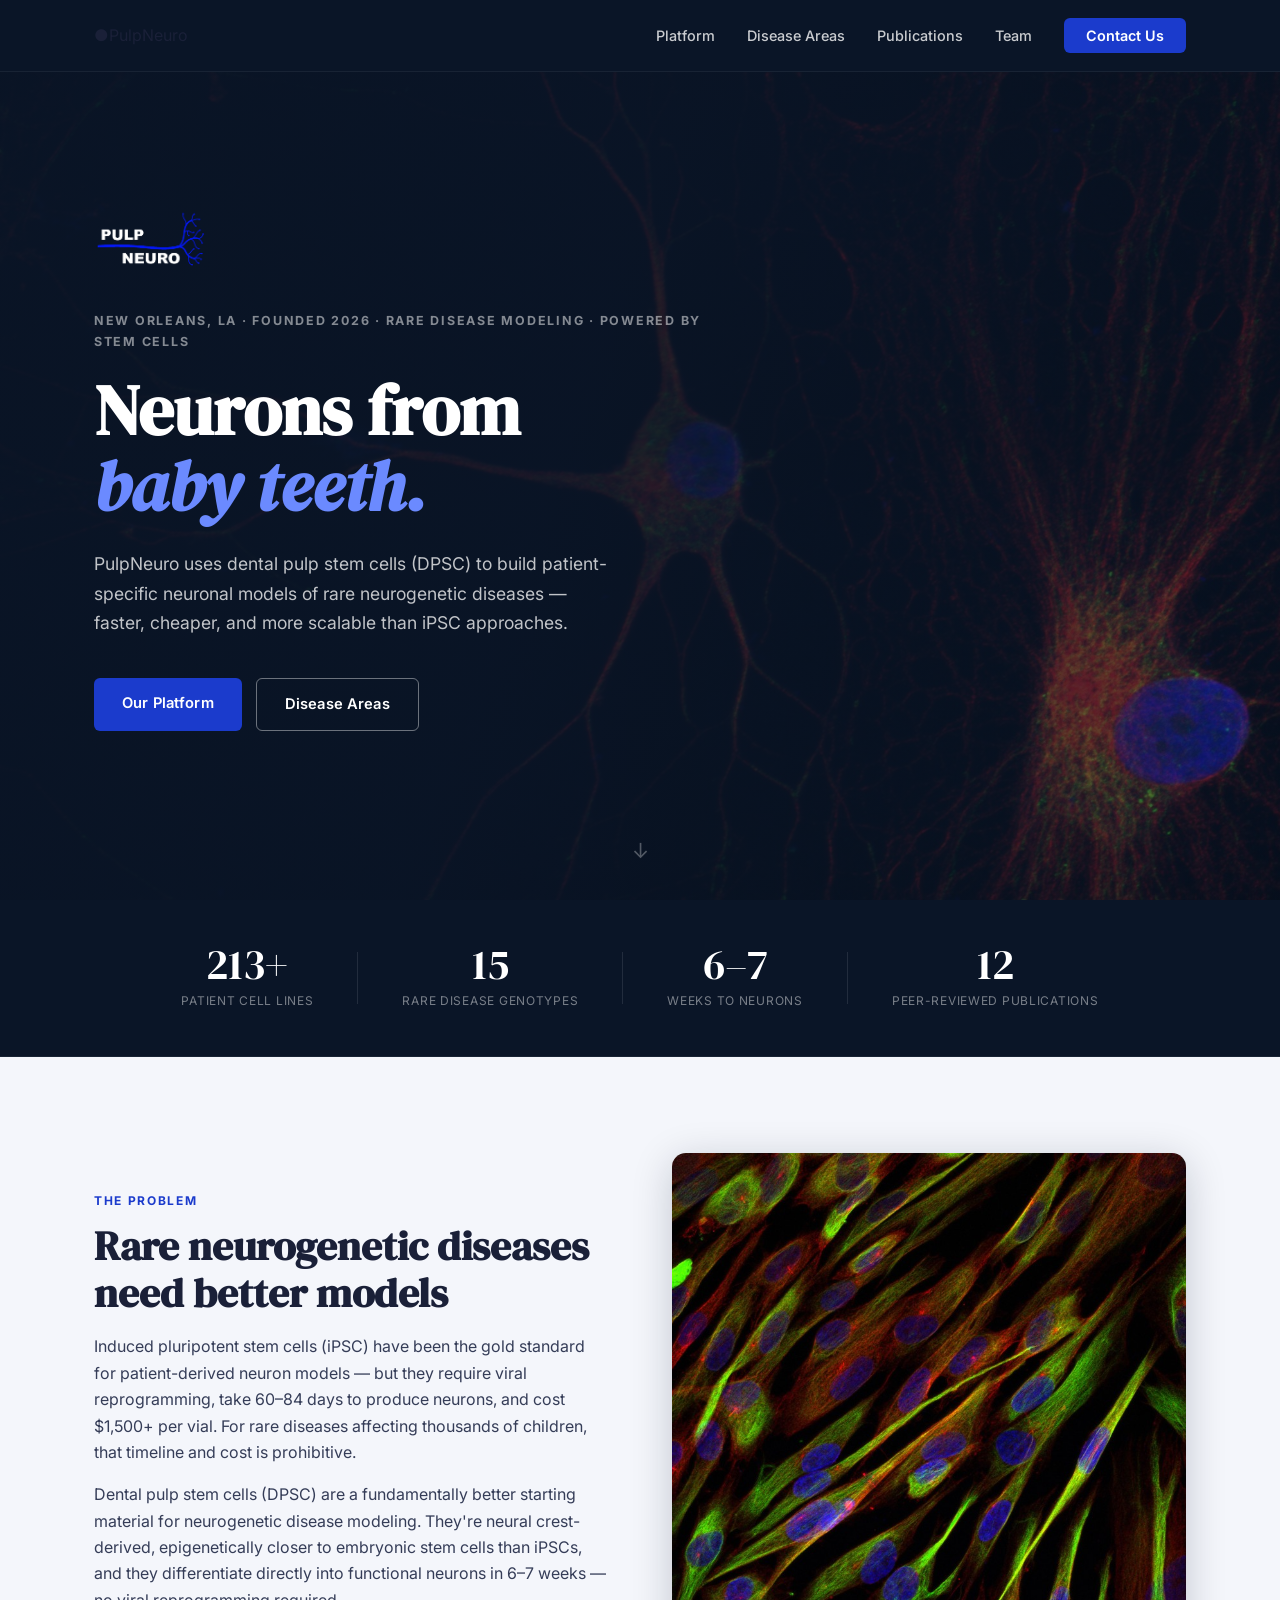
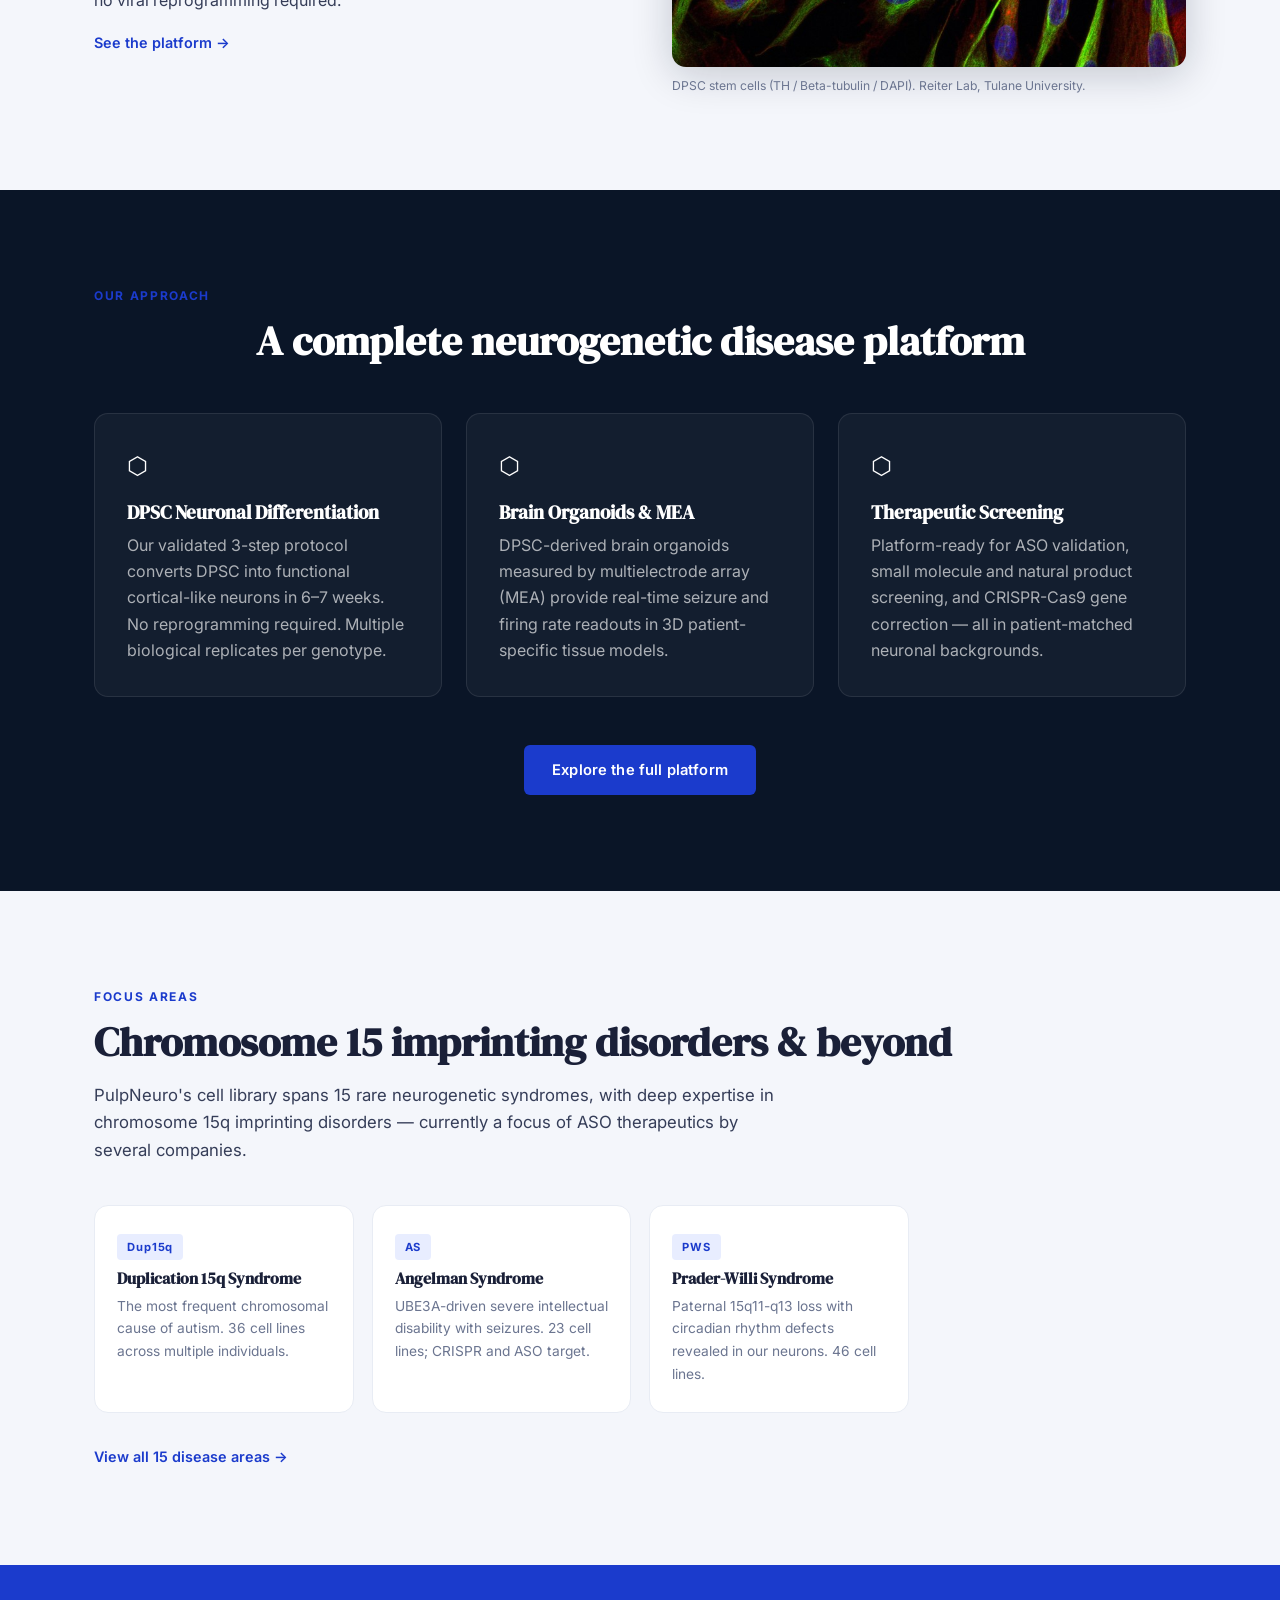
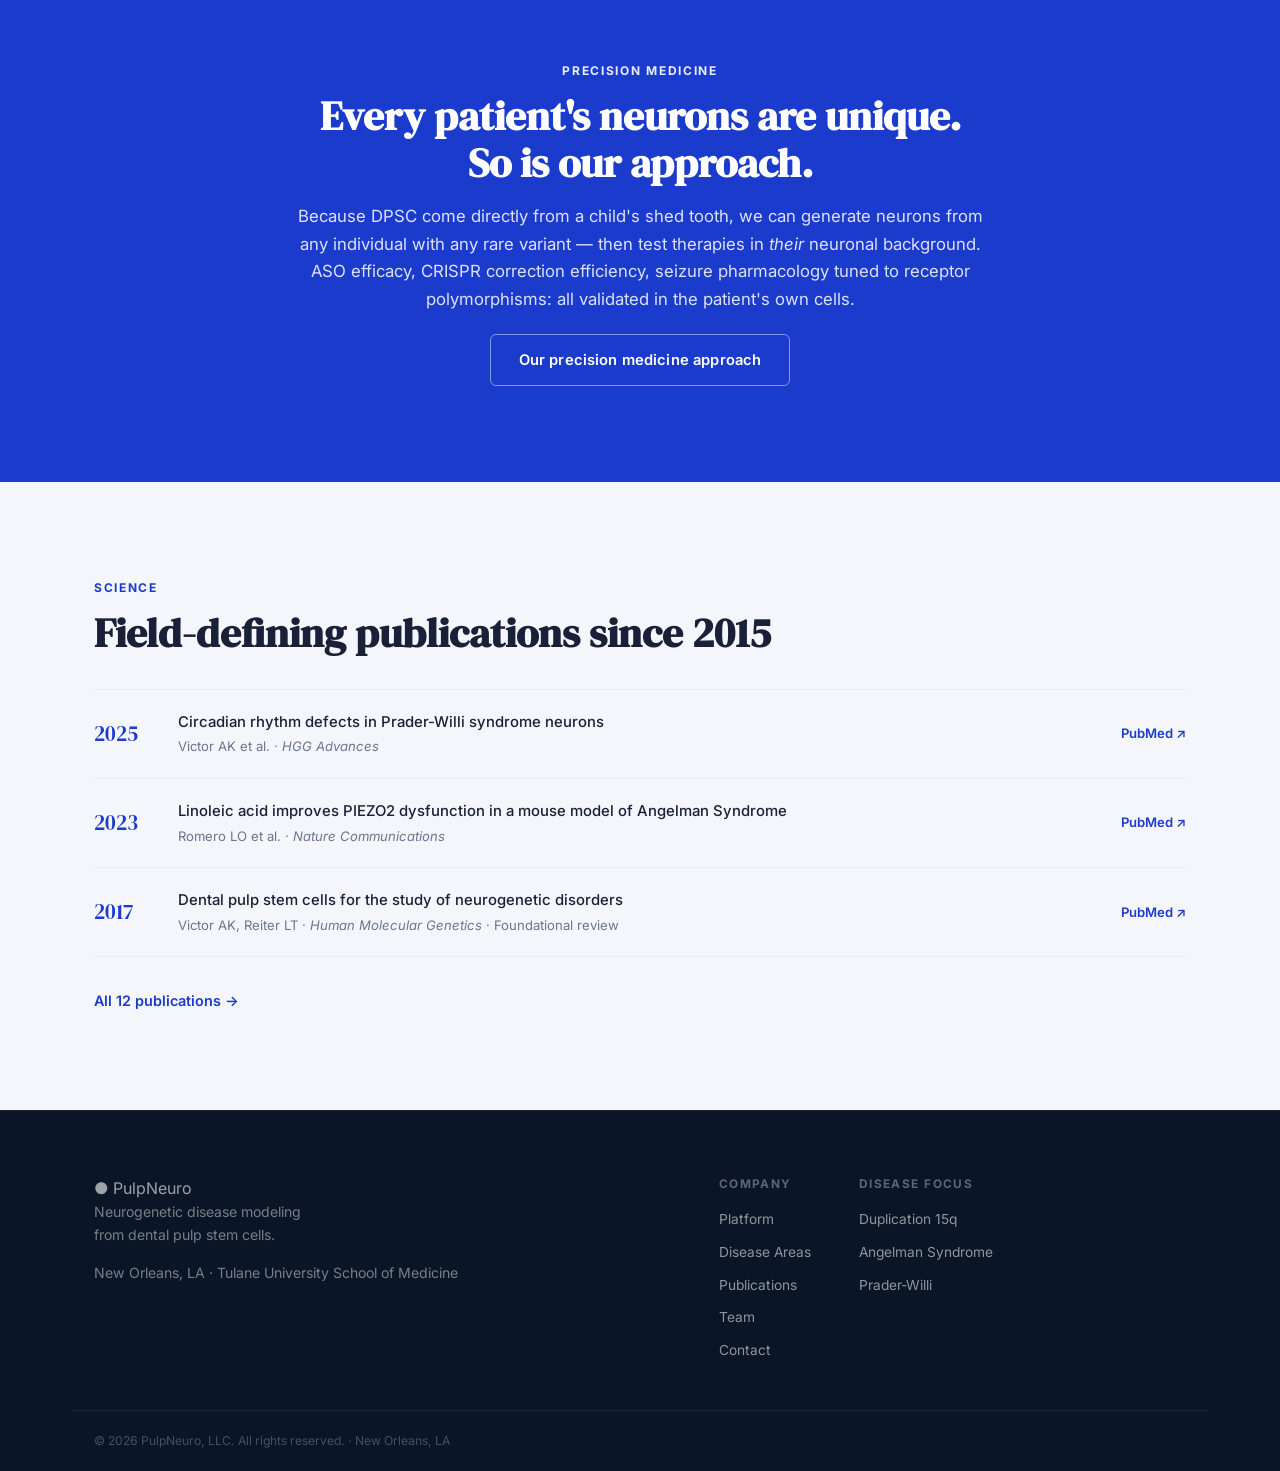
<file: index.html>
<!DOCTYPE html>
<html lang="en">
<head>
<meta charset="UTF-8">
<meta name="viewport" content="width=device-width, initial-scale=1.0">
<title>PulpNeuro — Neurogenetic Disease Modeling from Dental Pulp Stem Cells</title>
<link rel="stylesheet" href="assets/css/main.css">
<link rel="preconnect" href="https://fonts.googleapis.com">
<link href="https://fonts.googleapis.com/css2?family=Inter:wght@300;400;500;600;700&family=DM+Serif+Display:ital@0;1&display=swap" rel="stylesheet">
</head>
<body>

<!-- NAV -->
<nav class="nav" id="nav">
  <div class="nav-inner">
    <a href="index.html" class="nav-logo">
      <span class="logo-mark">●</span>
      <span class="logo-text">PulpNeuro</span>
    </a>
    <ul class="nav-links">
      <li><a href="platform.html">Platform</a></li>
      <li><a href="disease-areas.html">Disease Areas</a></li>
      <li><a href="publications.html">Publications</a></li>
      <li><a href="team.html">Team</a></li>
      <li><a href="contact.html" class="nav-cta">Contact Us</a></li>
    </ul>
    <button class="nav-hamburger" id="hamburger" aria-label="Menu">
      <span></span><span></span><span></span>
    </button>
  </div>
</nav>

<!-- HERO -->
<section class="hero">
  <div class="hero-bg" style="background-image: url('assets/img/hero_neurons.jpg')"></div>
  <div class="hero-overlay"></div>
  <div class="hero-content">
    <img src="assets/img/logo-nav.png" alt="PulpNeuro" class="hero-logo">
    <div class="hero-tagline">New Orleans, LA · Founded 2026 · Rare Disease Modeling · Powered by Stem Cells</div>
    <h1 class="hero-title">Neurons from<br><em>baby teeth.</em></h1>
    <p class="hero-sub">PulpNeuro uses dental pulp stem cells (DPSC) to build patient-specific neuronal models of rare neurogenetic diseases — faster, cheaper, and more scalable than iPSC approaches.</p>
    <div class="hero-actions">
      <a href="platform.html" class="btn btn-primary">Our Platform</a>
      <a href="disease-areas.html" class="btn btn-ghost">Disease Areas</a>
    </div>
  </div>
  <div class="hero-scroll">↓</div>
</section>

<!-- STATS BAR -->
<section class="stats-bar">
  <div class="container">
    <div class="stat">
      <span class="stat-n">213+</span>
      <span class="stat-label">Patient Cell Lines</span>
    </div>
    <div class="stat-div"></div>
    <div class="stat">
      <span class="stat-n">15</span>
      <span class="stat-label">Rare Disease Genotypes</span>
    </div>
    <div class="stat-div"></div>
    <div class="stat">
      <span class="stat-n">6–7</span>
      <span class="stat-label">Weeks to Neurons</span>
    </div>
    <div class="stat-div"></div>
    <div class="stat">
      <span class="stat-n">12</span>
      <span class="stat-label">Peer-Reviewed Publications</span>
    </div>
  </div>
</section>

<!-- INTRO SECTION -->
<section class="section section-light">
  <div class="container container-2col">
    <div class="col-text">
      <div class="eyebrow">The Problem</div>
      <h2>Rare neurogenetic diseases need better models</h2>
      <p>Induced pluripotent stem cells (iPSC) have been the gold standard for patient-derived neuron models — but they require viral reprogramming, take 60–84 days to produce neurons, and cost $1,500+ per vial. For rare diseases affecting thousands of children, that timeline and cost is prohibitive.</p>
      <p>Dental pulp stem cells (DPSC) are a fundamentally better starting material for neurogenetic disease modeling. They're neural crest-derived, epigenetically closer to embryonic stem cells than iPSCs, and they differentiate directly into functional neurons in 6–7 weeks — no viral reprogramming required.</p>
      <a href="platform.html" class="link-arrow">See the platform →</a>
    </div>
    <div class="col-img">
      <img src="assets/img/dpsc_stem_cells.jpg" alt="DPSC stem cells under fluorescence microscopy" class="rounded-img">
      <div class="img-caption">DPSC stem cells (TH / Beta-tubulin / DAPI). Reiter Lab, Tulane University.</div>
    </div>
  </div>
</section>

<!-- PLATFORM PREVIEW -->
<section class="section section-navy">
  <div class="container">
    <div class="eyebrow" style="color: var(--blue)">Our Approach</div>
    <h2 class="centered">A complete neurogenetic disease platform</h2>
    <div class="card-grid-3">
      <div class="platform-card">
        <div class="card-icon">⬡</div>
        <h3>DPSC Neuronal Differentiation</h3>
        <p>Our validated 3-step protocol converts DPSC into functional cortical-like neurons in 6–7 weeks. No reprogramming required. Multiple biological replicates per genotype.</p>
      </div>
      <div class="platform-card">
        <div class="card-icon">⬡</div>
        <h3>Brain Organoids &amp; MEA</h3>
        <p>DPSC-derived brain organoids measured by multielectrode array (MEA) provide real-time seizure and firing rate readouts in 3D patient-specific tissue models.</p>
      </div>
      <div class="platform-card">
        <div class="card-icon">⬡</div>
        <h3>Therapeutic Screening</h3>
        <p>Platform-ready for ASO validation, small molecule and natural product screening, and CRISPR-Cas9 gene correction — all in patient-matched neuronal backgrounds.</p>
      </div>
    </div>
    <div class="centered" style="margin-top:3rem">
      <a href="platform.html" class="btn btn-primary">Explore the full platform</a>
    </div>
  </div>
</section>

<!-- DISEASE AREAS PREVIEW -->
<section class="section section-light">
  <div class="container">
    <div class="eyebrow">Focus Areas</div>
    <h2>Chromosome 15 imprinting disorders &amp; beyond</h2>
    <p class="section-intro">PulpNeuro's cell library spans 15 rare neurogenetic syndromes, with deep expertise in chromosome 15q imprinting disorders — currently a focus of ASO therapeutics by several companies.</p>
    <div class="disease-grid">
      <a href="disease-areas.html#dup15q" class="disease-card">
        <div class="disease-tag">Dup15q</div>
        <h4>Duplication 15q Syndrome</h4>
        <p>The most frequent chromosomal cause of autism. 36 cell lines across multiple individuals.</p>
      </a>
      <a href="disease-areas.html#angelman" class="disease-card">
        <div class="disease-tag">AS</div>
        <h4>Angelman Syndrome</h4>
        <p>UBE3A-driven severe intellectual disability with seizures. 23 cell lines; CRISPR and ASO target.</p>
      </a>
      <a href="disease-areas.html#pws" class="disease-card">
        <div class="disease-tag">PWS</div>
        <h4>Prader-Willi Syndrome</h4>
        <p>Paternal 15q11-q13 loss with circadian rhythm defects revealed in our neurons. 46 cell lines.</p>
      </a>
    </div>
    <a href="disease-areas.html" class="link-arrow" style="margin-top:2rem;display:inline-block">View all 15 disease areas →</a>
  </div>
</section>

<!-- PRECISION MEDICINE CALLOUT -->
<section class="section section-blue">
  <div class="container container-narrow centered">
    <div class="eyebrow" style="color:var(--blue-light)">Precision Medicine</div>
    <h2>Every patient's neurons are unique.<br>So is our approach.</h2>
    <p>Because DPSC come directly from a child's shed tooth, we can generate neurons from any individual with any rare variant — then test therapies in <em>their</em> neuronal background. ASO efficacy, CRISPR correction efficiency, seizure pharmacology tuned to receptor polymorphisms: all validated in the patient's own cells.</p>
    <a href="disease-areas.html#precision" class="btn btn-ghost-light">Our precision medicine approach</a>
  </div>
</section>

<!-- PUBLICATIONS TEASER -->
<section class="section section-light">
  <div class="container">
    <div class="eyebrow">Science</div>
    <h2>Field-defining publications since 2015</h2>
    <div class="pub-teaser-list">
      <div class="pub-teaser">
        <span class="pub-year">2025</span>
        <div>
          <div class="pub-title">Circadian rhythm defects in Prader-Willi syndrome neurons</div>
          <div class="pub-journal">Victor AK et al. · <em>HGG Advances</em></div>
        </div>
        <a href="https://pubmed.ncbi.nlm.nih.gov/40023766/" target="_blank" class="pub-link">PubMed ↗</a>
      </div>
      <div class="pub-teaser">
        <span class="pub-year">2023</span>
        <div>
          <div class="pub-title">Linoleic acid improves PIEZO2 dysfunction in a mouse model of Angelman Syndrome</div>
          <div class="pub-journal">Romero LO et al. · <em>Nature Communications</em></div>
        </div>
        <a href="https://pubmed.ncbi.nlm.nih.gov/36859537/" target="_blank" class="pub-link">PubMed ↗</a>
      </div>
      <div class="pub-teaser">
        <span class="pub-year">2017</span>
        <div>
          <div class="pub-title">Dental pulp stem cells for the study of neurogenetic disorders</div>
          <div class="pub-journal">Victor AK, Reiter LT · <em>Human Molecular Genetics</em> · Foundational review</div>
        </div>
        <a href="https://pubmed.ncbi.nlm.nih.gov/28582499/" target="_blank" class="pub-link">PubMed ↗</a>
      </div>
    </div>
    <a href="publications.html" class="link-arrow" style="margin-top:2rem;display:inline-block">All 12 publications →</a>
  </div>
</section>

<!-- FOOTER -->
<footer class="footer">
  <div class="container footer-inner">
    <div class="footer-brand">
      <span class="logo-mark">●</span>
      <span class="logo-text">PulpNeuro</span>
      <p>Neurogenetic disease modeling<br>from dental pulp stem cells.</p>
      <p class="footer-location">New Orleans, LA · Tulane University School of Medicine</p>
    </div>
    <div class="footer-links">
      <div class="footer-col">
        <div class="footer-col-head">Company</div>
        <a href="platform.html">Platform</a>
        <a href="disease-areas.html">Disease Areas</a>
        <a href="publications.html">Publications</a>
        <a href="team.html">Team</a>
        <a href="contact.html">Contact</a>
      </div>
      <div class="footer-col">
        <div class="footer-col-head">Disease Focus</div>
        <a href="disease-areas.html#dup15q">Duplication 15q</a>
        <a href="disease-areas.html#angelman">Angelman Syndrome</a>
        <a href="disease-areas.html#pws">Prader-Willi</a>
      </div>
    </div>
  </div>
  <div class="footer-bottom">
    <div class="container">© 2026 PulpNeuro, LLC. All rights reserved. · New Orleans, LA</div>
  </div>
</footer>

<script src="assets/js/main.js"></script>
</body>
</html>
</file>
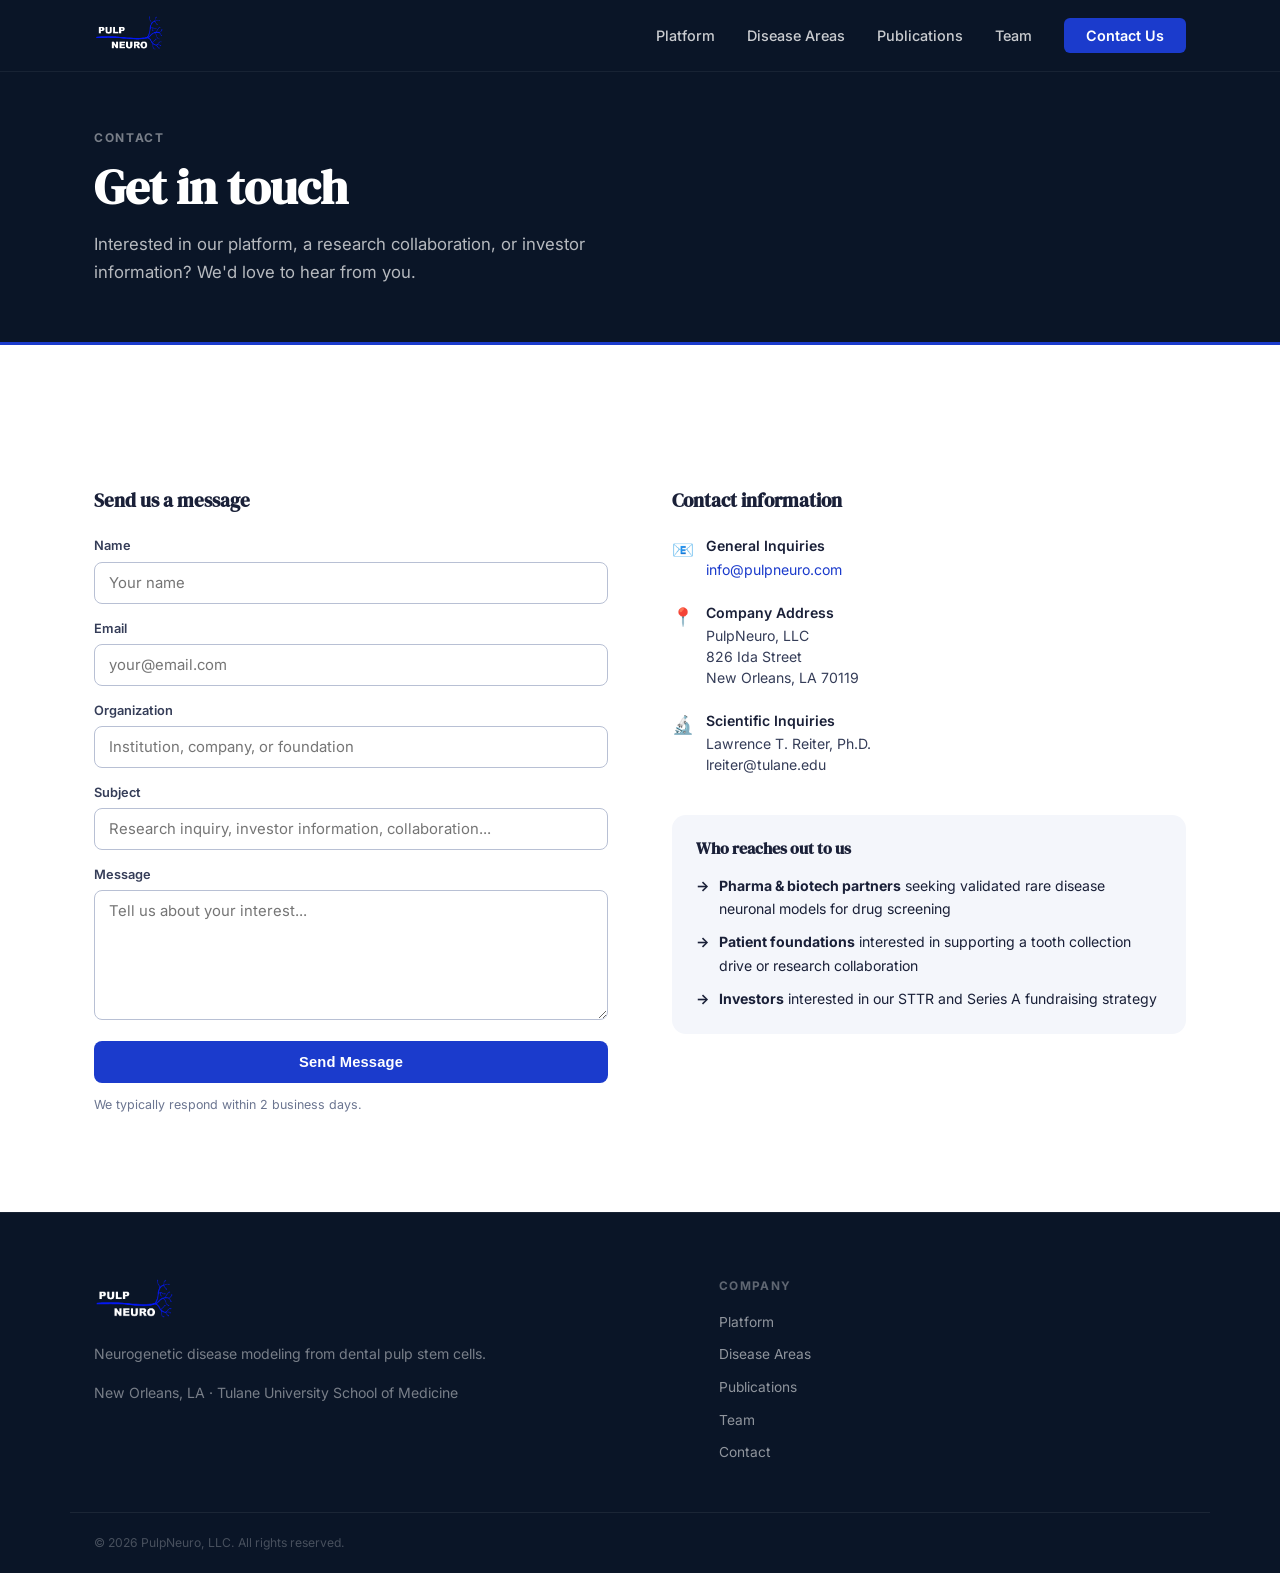
<file: contact.html>
<!DOCTYPE html>
<html lang="en">
<head>
<meta charset="UTF-8">
<meta name="viewport" content="width=device-width, initial-scale=1.0">
<title>Contact — PulpNeuro</title>
<link rel="stylesheet" href="assets/css/main.css">
<link href="https://fonts.googleapis.com/css2?family=Inter:wght@300;400;500;600;700&family=DM+Serif+Display:ital@0;1&display=swap" rel="stylesheet">
</head>
<body>
<nav class="nav" id="nav">
  <div class="nav-inner">
    <a href="index.html" class="nav-logo"><img src="assets/img/logo-nav.png" alt="PulpNeuro"></a>
    <ul class="nav-links">
      <li><a href="platform.html">Platform</a></li>
      <li><a href="disease-areas.html">Disease Areas</a></li>
      <li><a href="publications.html">Publications</a></li>
      <li><a href="team.html">Team</a></li>
      <li><a href="contact.html" class="nav-cta">Contact Us</a></li>
    </ul>
    <button class="nav-hamburger" id="hamburger"><span></span><span></span><span></span></button>
  </div>
</nav>

<div class="page-hero">
  <div class="container">
    <div class="eyebrow">Contact</div>
    <h1>Get in touch</h1>
    <p>Interested in our platform, a research collaboration, or investor information? We'd love to hear from you.</p>
  </div>
</div>

<section class="section" style="background:var(--white);">
  <div class="container">
    <div class="contact-wrap">
      <div>
        <h3 style="margin-bottom:1.5rem;">Send us a message</h3>
        <form class="contact-form" action="https://api.web3forms.com/submit" method="POST">
         <input type="hidden" name="access_key" value="f907b6cb-e65c-47a8-9ef6-64974902ce35">
          <input type="hidden" name="_replyto" value="info@pulpneuro.com">
          <input type="hidden" name="_subject" value="PulpNeuro Website Inquiry">
          <label>Name</label>
          <input type="text" name="name" placeholder="Your name" required>
          <label>Email</label>
          <input type="email" name="email" placeholder="your@email.com" required>
          <label>Organization</label>
          <input type="text" name="organization" placeholder="Institution, company, or foundation">
          <label>Subject</label>
          <input type="text" name="subject" placeholder="Research inquiry, investor information, collaboration...">
          <label>Message</label>
          <textarea name="message" placeholder="Tell us about your interest..." required></textarea>
          <button type="submit" class="btn btn-primary" style="width:100%; border-radius:var(--radius);">Send Message</button>
        </form>
        <p style="font-size:0.78rem; color:var(--gray-500); margin-top:12px;">We typically respond within 2 business days.</p>
      </div>
      <div>
        <h3 style="margin-bottom:1.5rem;">Contact information</h3>
        <div class="contact-info-item">
          <div class="ci-icon">📧</div>
          <div class="ci-text">
            <strong>General Inquiries</strong>
            <a href="mailto:info@pulpneuro.com" style="color:var(--blue);">info@pulpneuro.com</a>
          </div>
        </div>
        <div class="contact-info-item">
          <div class="ci-icon">📍</div>
          <div class="ci-text">
            <strong>Company Address</strong>
            PulpNeuro, LLC<br>
            826 Ida Street<br>
            New Orleans, LA 70119
          </div>
        </div>
        <div class="contact-info-item">
          <div class="ci-icon">🔬</div>
          <div class="ci-text">
            <strong>Scientific Inquiries</strong>
            Lawrence T. Reiter, Ph.D.<br>
            lreiter@tulane.edu
          </div>
        </div>

        <div style="margin-top:2.5rem; padding:24px; background:var(--off-white); border-radius:var(--radius-lg);">
          <h4 style="margin-bottom:1rem;">Who reaches out to us</h4>
          <div style="display:flex; flex-direction:column; gap:10px;">
            <div style="font-size:0.88rem; display:flex; gap:10px; align-items:flex-start;">
              <span style="color:var(--accent-teal); font-weight:700; flex-shrink:0;">→</span>
              <span><strong>Pharma &amp; biotech partners</strong> seeking validated rare disease neuronal models for drug screening</span>
            </div>
            <div style="font-size:0.88rem; display:flex; gap:10px; align-items:flex-start;">
              <span style="color:var(--accent-teal); font-weight:700; flex-shrink:0;">→</span>
              <span><strong>Patient foundations</strong> interested in supporting a tooth collection drive or research collaboration</span>
            </div>
            <div style="font-size:0.88rem; display:flex; gap:10px; align-items:flex-start;">
              <span style="color:var(--accent-teal); font-weight:700; flex-shrink:0;">→</span>
              <span><strong>Investors</strong> interested in our STTR and Series A fundraising strategy</span>
            </div>
          </div>
        </div>
      </div>
    </div>
  </div>
</section>

<footer class="footer">
  <div class="container footer-inner">
    <div class="footer-brand">
      <img src="assets/img/logo-nav.png" alt="PulpNeuro" class="footer-logo">
      <p>Neurogenetic disease modeling from dental pulp stem cells.</p>
      <p class="footer-location">New Orleans, LA · Tulane University School of Medicine</p>
    </div>
    <div class="footer-links">
      <div class="footer-col">
        <div class="footer-col-head">Company</div>
        <a href="platform.html">Platform</a>
        <a href="disease-areas.html">Disease Areas</a>
        <a href="publications.html">Publications</a>
        <a href="team.html">Team</a>
        <a href="contact.html">Contact</a>
      </div>
    </div>
  </div>
  <div class="footer-bottom"><div class="container">© 2026 PulpNeuro, LLC. All rights reserved.</div></div>
</footer>
<script src="assets/js/main.js"></script>
</body>
</html>
</file>
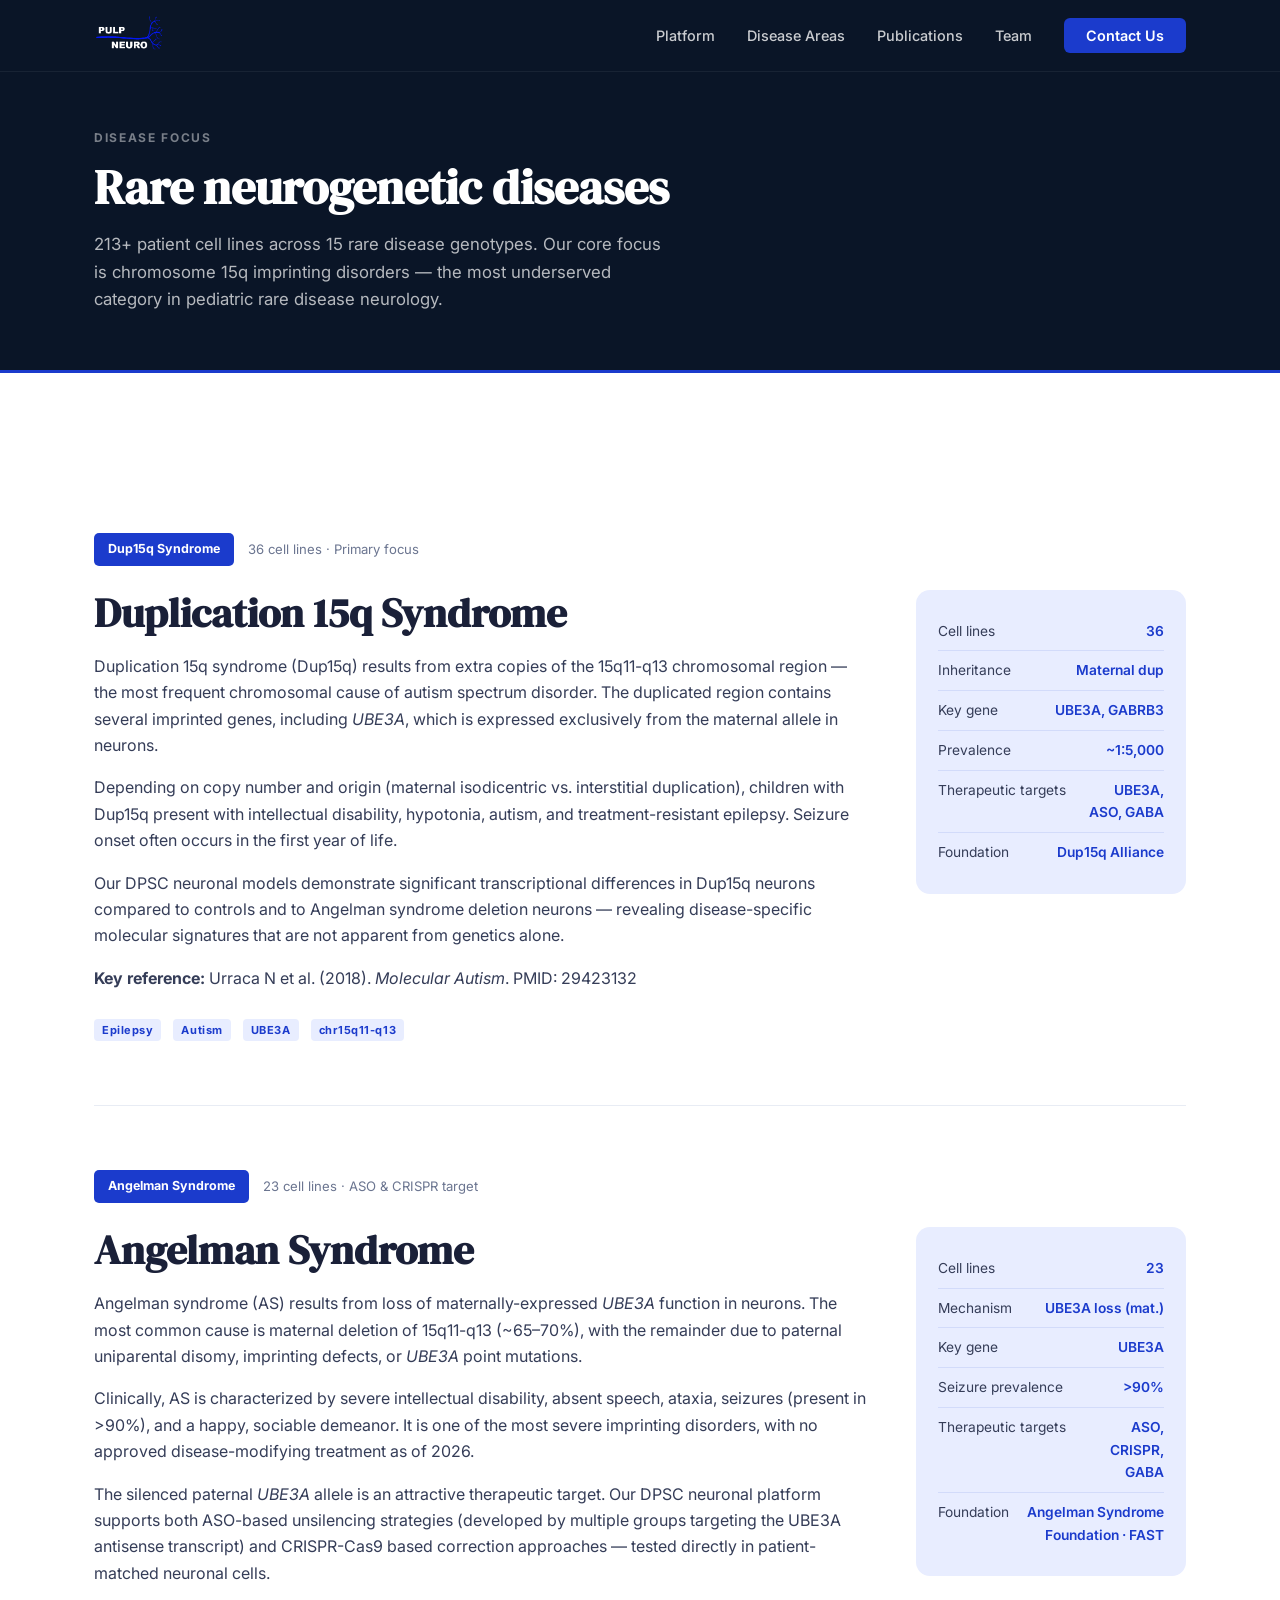
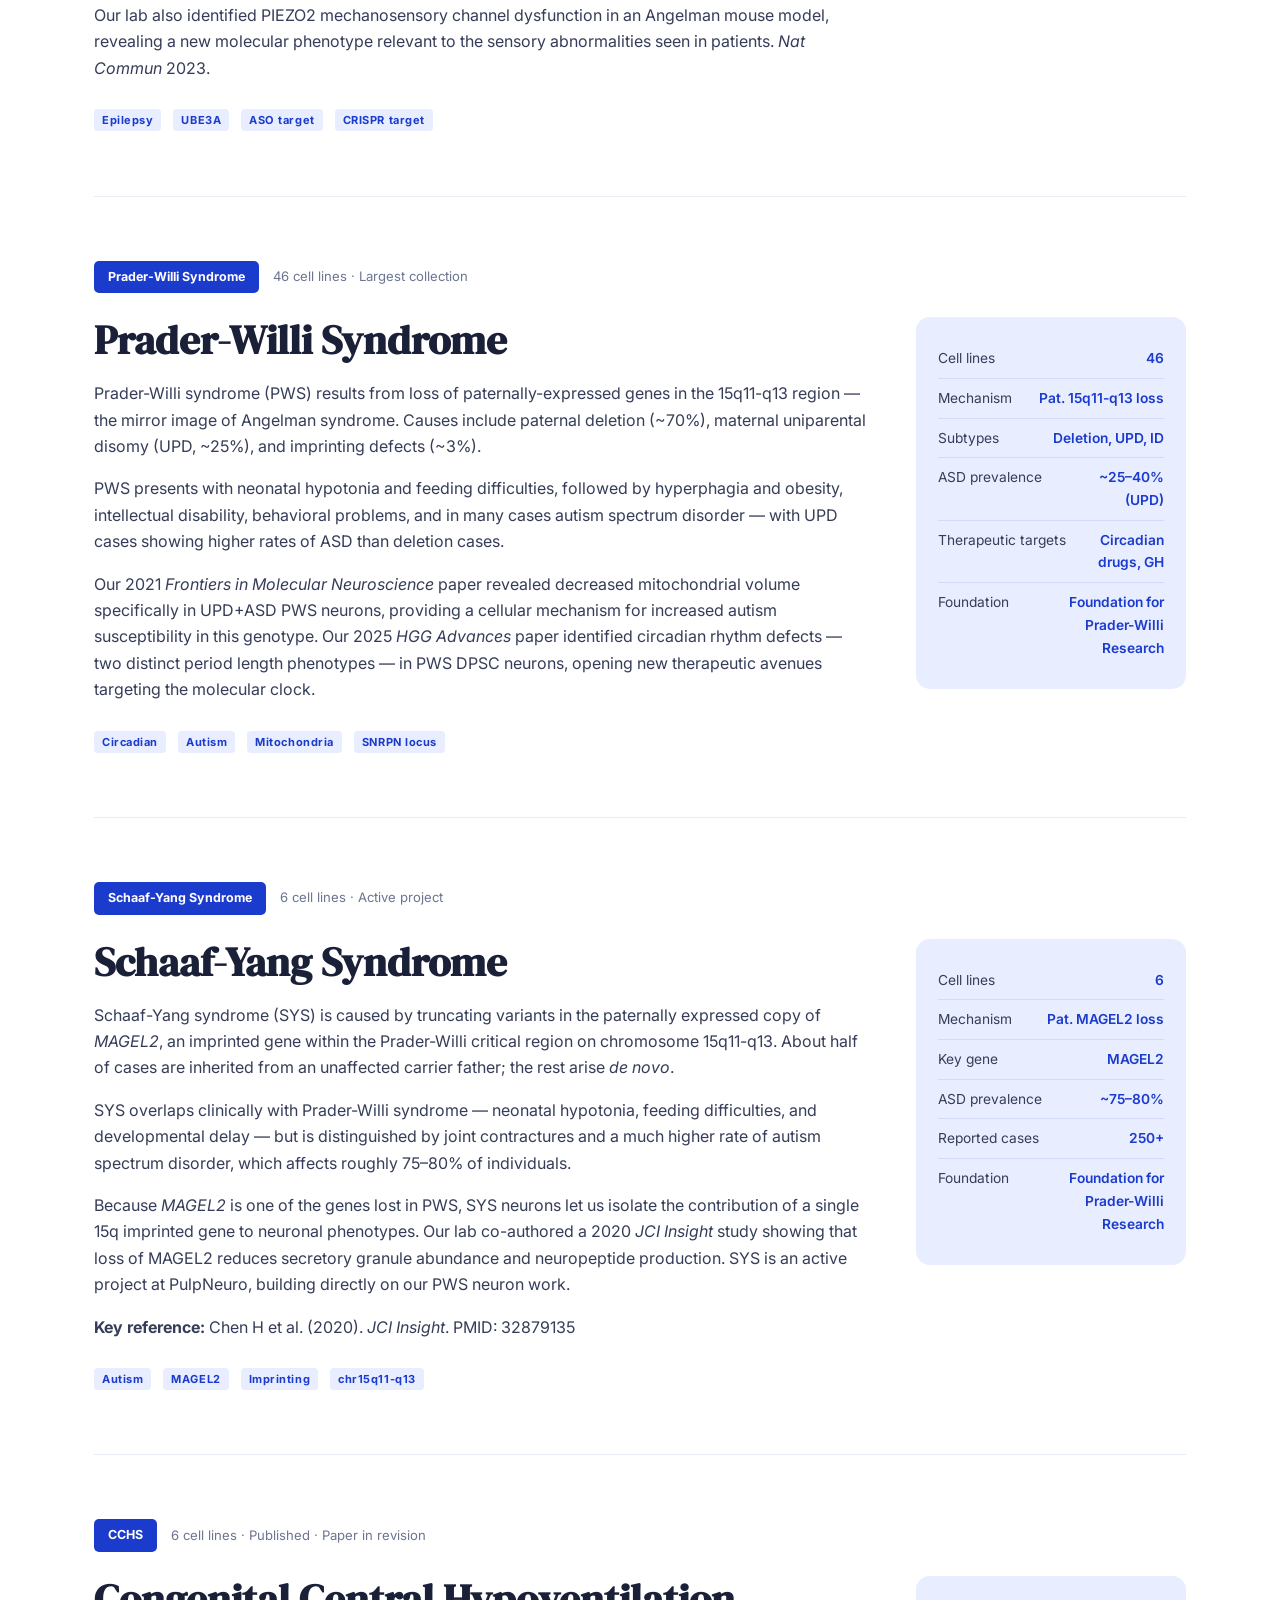
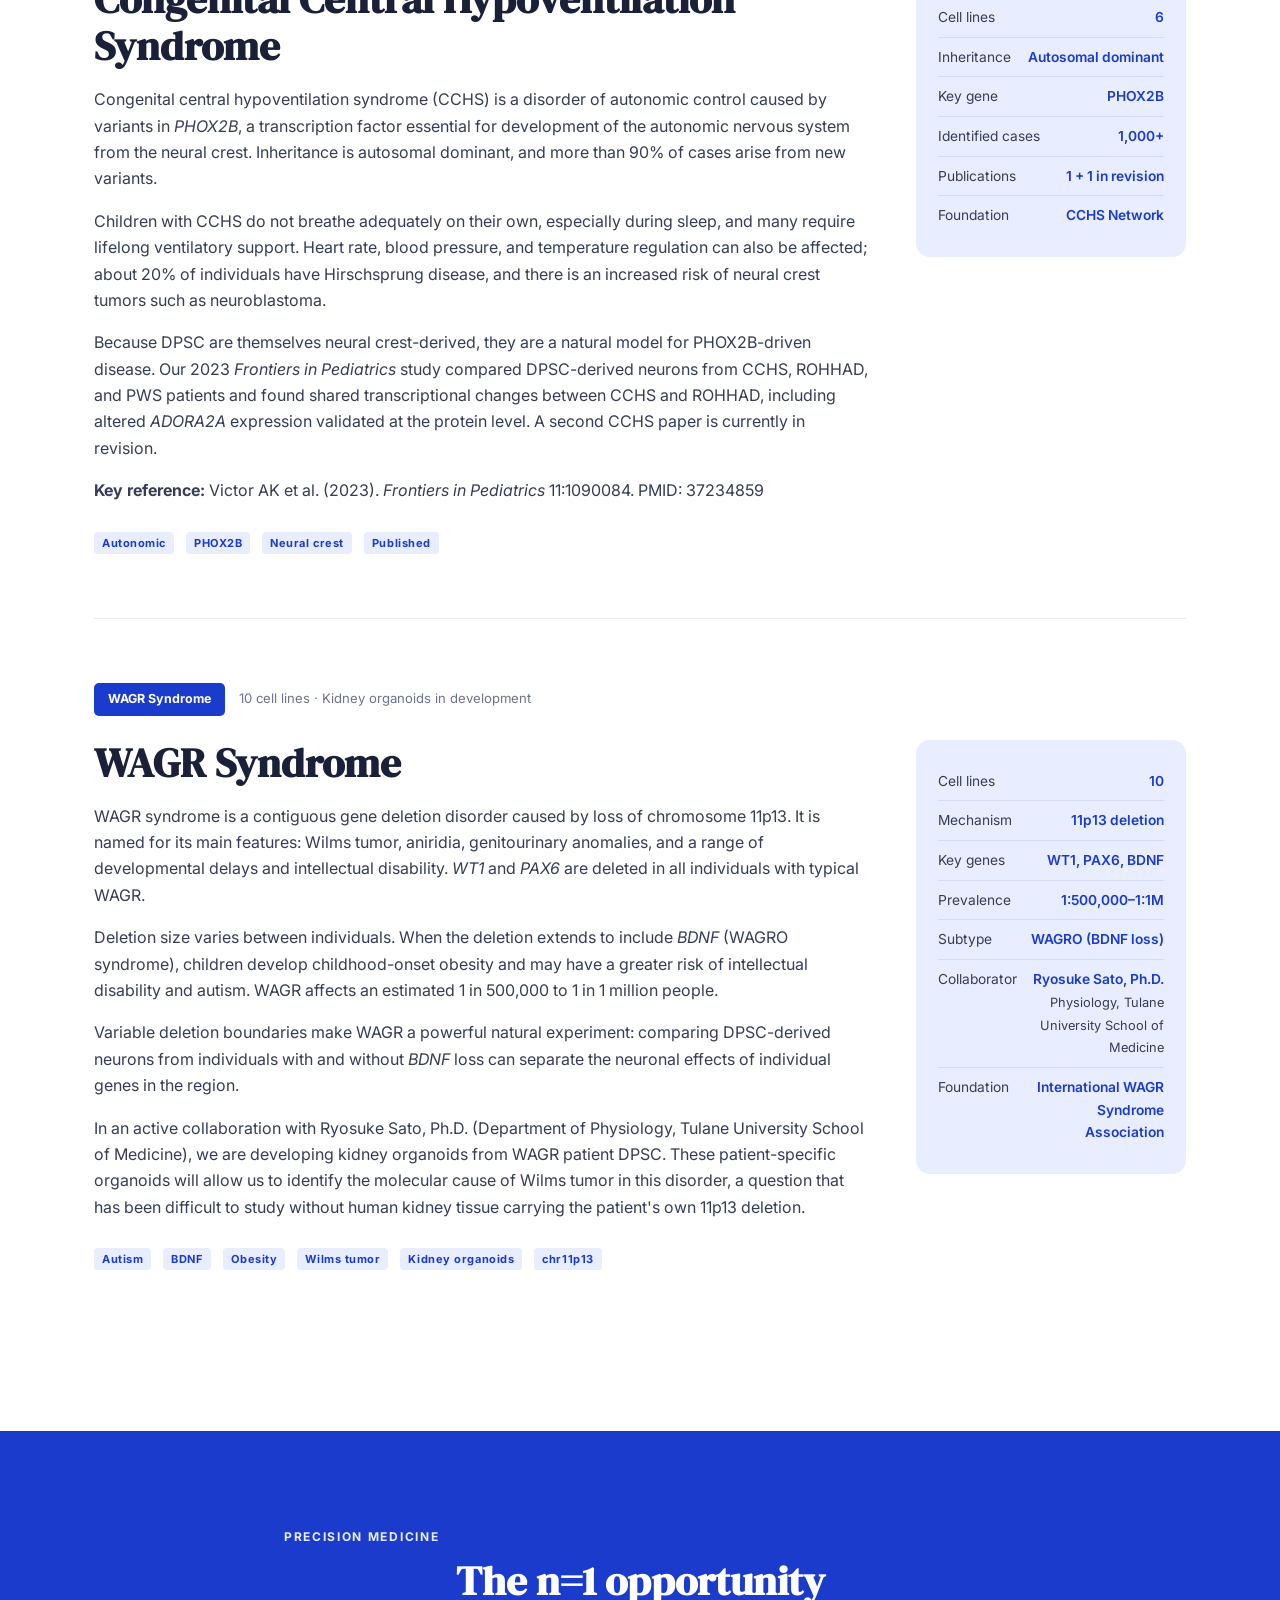
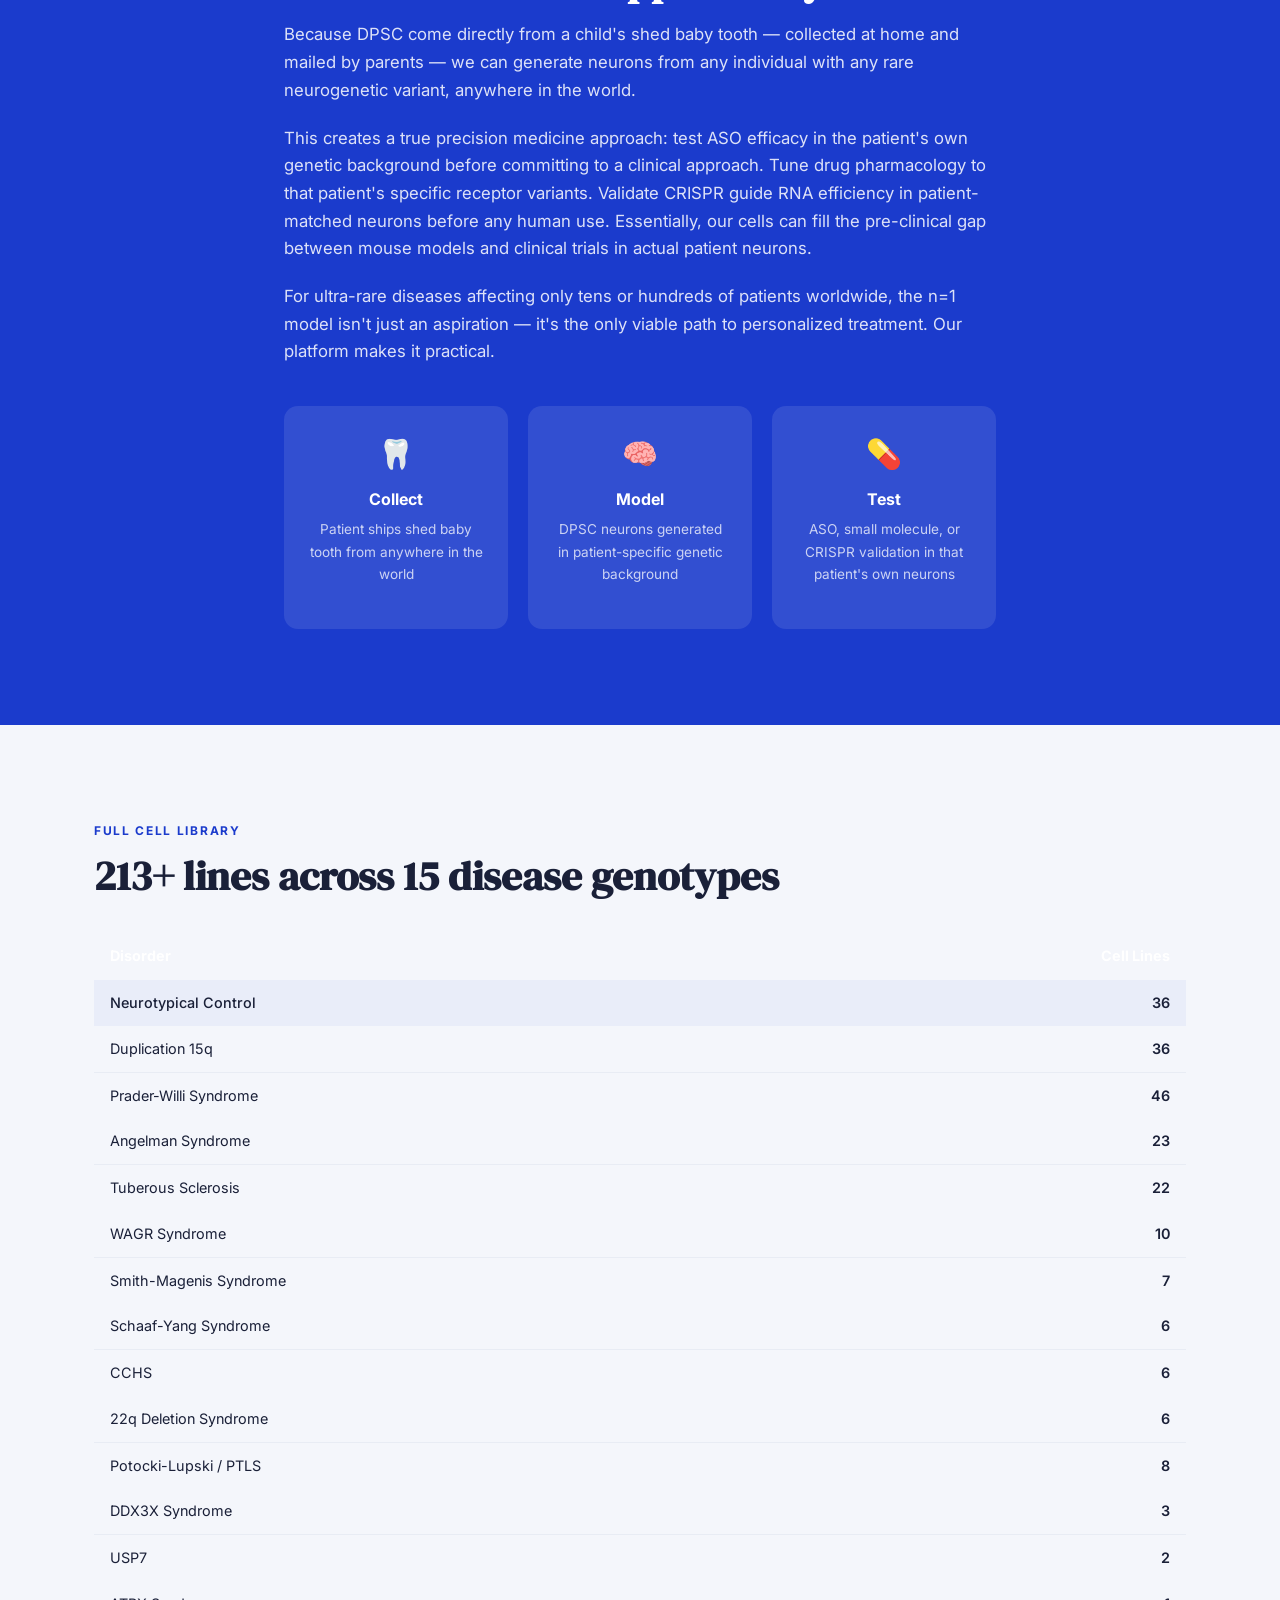
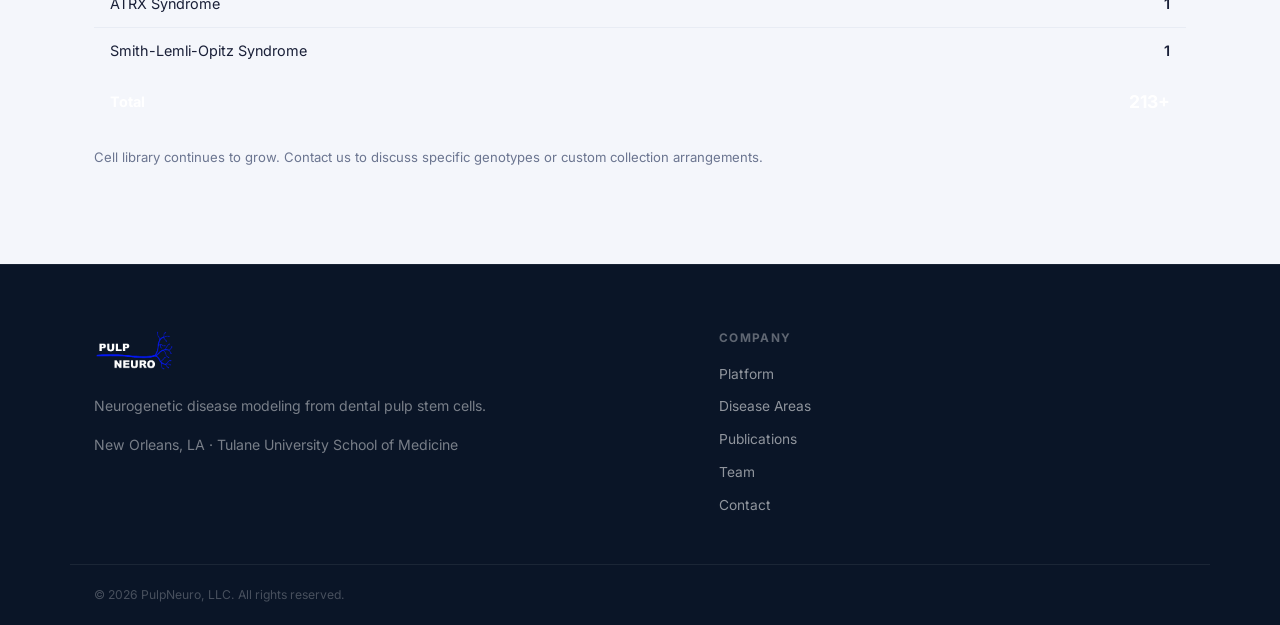
<file: disease-areas.html>
<!DOCTYPE html>
<html lang="en">
<head>
<meta charset="UTF-8">
<meta name="viewport" content="width=device-width, initial-scale=1.0">
<title>Disease Areas — PulpNeuro</title>
<link rel="stylesheet" href="assets/css/main.css">
<link href="https://fonts.googleapis.com/css2?family=Inter:wght@300;400;500;600;700&family=DM+Serif+Display:ital@0;1&display=swap" rel="stylesheet">
</head>
<body>
<nav class="nav" id="nav">
  <div class="nav-inner">
    <a href="index.html" class="nav-logo"><img src="assets/img/logo-nav.png" alt="PulpNeuro"></a>
    <ul class="nav-links">
      <li><a href="platform.html">Platform</a></li>
      <li><a href="disease-areas.html">Disease Areas</a></li>
      <li><a href="publications.html">Publications</a></li>
      <li><a href="team.html">Team</a></li>
      <li><a href="contact.html" class="nav-cta">Contact Us</a></li>
    </ul>
    <button class="nav-hamburger" id="hamburger"><span></span><span></span><span></span></button>
  </div>
</nav>

<div class="page-hero">
  <div class="container">
    <div class="eyebrow">Disease Focus</div>
    <h1>Rare neurogenetic diseases</h1>
    <p>213+ patient cell lines across 15 rare disease genotypes. Our core focus is chromosome 15q imprinting disorders — the most underserved category in pediatric rare disease neurology.</p>
  </div>
</div>

<section class="section" style="background:var(--white);">
  <div class="container">

    <!-- DUP15Q -->
    <div class="disease-section" id="dup15q">
      <div class="disease-header">
        <span class="disease-badge">Dup15q Syndrome</span>
        <span class="disease-cell-count">36 cell lines · Primary focus</span>
      </div>
      <div class="disease-body">
        <div>
          <h2>Duplication 15q Syndrome</h2>
          <p>Duplication 15q syndrome (Dup15q) results from extra copies of the 15q11-q13 chromosomal region — the most frequent chromosomal cause of autism spectrum disorder. The duplicated region contains several imprinted genes, including <em>UBE3A</em>, which is expressed exclusively from the maternal allele in neurons.</p>
          <p>Depending on copy number and origin (maternal isodicentric vs. interstitial duplication), children with Dup15q present with intellectual disability, hypotonia, autism, and treatment-resistant epilepsy. Seizure onset often occurs in the first year of life.</p>
          <p>Our DPSC neuronal models demonstrate significant transcriptional differences in Dup15q neurons compared to controls and to Angelman syndrome deletion neurons — revealing disease-specific molecular signatures that are not apparent from genetics alone.</p>
          <p><strong>Key reference:</strong> Urraca N et al. (2018). <em>Molecular Autism</em>. PMID: 29423132</p>
          <div style="margin-top:1.5rem;">
            <span class="pub-badge" style="margin-right:8px;">Epilepsy</span>
            <span class="pub-badge" style="margin-right:8px;">Autism</span>
            <span class="pub-badge" style="margin-right:8px;">UBE3A</span>
            <span class="pub-badge">chr15q11-q13</span>
          </div>
        </div>
        <div class="disease-stats-box">
          <div class="ds-row"><span class="ds-label">Cell lines</span><span class="ds-val">36</span></div>
          <div class="ds-row"><span class="ds-label">Inheritance</span><span class="ds-val">Maternal dup</span></div>
          <div class="ds-row"><span class="ds-label">Key gene</span><span class="ds-val">UBE3A, GABRB3</span></div>
          <div class="ds-row"><span class="ds-label">Prevalence</span><span class="ds-val">~1:5,000</span></div>
          <div class="ds-row"><span class="ds-label">Therapeutic targets</span><span class="ds-val">UBE3A, ASO, GABA</span></div>
          <div class="ds-row"><span class="ds-label">Foundation</span><span class="ds-val">Dup15q Alliance</span></div>
        </div>
      </div>
    </div>

    <!-- ANGELMAN -->
    <div class="disease-section" id="angelman">
      <div class="disease-header">
        <span class="disease-badge">Angelman Syndrome</span>
        <span class="disease-cell-count">23 cell lines · ASO &amp; CRISPR target</span>
      </div>
      <div class="disease-body">
        <div>
          <h2>Angelman Syndrome</h2>
          <p>Angelman syndrome (AS) results from loss of maternally-expressed <em>UBE3A</em> function in neurons. The most common cause is maternal deletion of 15q11-q13 (~65–70%), with the remainder due to paternal uniparental disomy, imprinting defects, or <em>UBE3A</em> point mutations.</p>
          <p>Clinically, AS is characterized by severe intellectual disability, absent speech, ataxia, seizures (present in >90%), and a happy, sociable demeanor. It is one of the most severe imprinting disorders, with no approved disease-modifying treatment as of 2026.</p>
          <p>The silenced paternal <em>UBE3A</em> allele is an attractive therapeutic target. Our DPSC neuronal platform supports both ASO-based unsilencing strategies (developed by multiple groups targeting the UBE3A antisense transcript) and CRISPR-Cas9 based correction approaches — tested directly in patient-matched neuronal cells.</p>
          <p>Our lab also identified PIEZO2 mechanosensory channel dysfunction in an Angelman mouse model, revealing a new molecular phenotype relevant to the sensory abnormalities seen in patients. <em>Nat Commun</em> 2023.</p>
          <div style="margin-top:1.5rem;">
            <span class="pub-badge" style="margin-right:8px;">Epilepsy</span>
            <span class="pub-badge" style="margin-right:8px;">UBE3A</span>
            <span class="pub-badge" style="margin-right:8px;">ASO target</span>
            <span class="pub-badge">CRISPR target</span>
          </div>
        </div>
        <div class="disease-stats-box">
          <div class="ds-row"><span class="ds-label">Cell lines</span><span class="ds-val">23</span></div>
          <div class="ds-row"><span class="ds-label">Mechanism</span><span class="ds-val">UBE3A loss (mat.)</span></div>
          <div class="ds-row"><span class="ds-label">Key gene</span><span class="ds-val">UBE3A</span></div>
          <div class="ds-row"><span class="ds-label">Seizure prevalence</span><span class="ds-val">&gt;90%</span></div>
          <div class="ds-row"><span class="ds-label">Therapeutic targets</span><span class="ds-val">ASO, CRISPR, GABA</span></div>
          <div class="ds-row"><span class="ds-label">Foundation</span><span class="ds-val">Angelman Syndrome Foundation · FAST</span></div>
        </div>
      </div>
    </div>

    <!-- PWS -->
    <div class="disease-section" id="pws">
      <div class="disease-header">
        <span class="disease-badge">Prader-Willi Syndrome</span>
        <span class="disease-cell-count">46 cell lines · Largest collection</span>
      </div>
      <div class="disease-body">
        <div>
          <h2>Prader-Willi Syndrome</h2>
          <p>Prader-Willi syndrome (PWS) results from loss of paternally-expressed genes in the 15q11-q13 region — the mirror image of Angelman syndrome. Causes include paternal deletion (~70%), maternal uniparental disomy (UPD, ~25%), and imprinting defects (~3%).</p>
          <p>PWS presents with neonatal hypotonia and feeding difficulties, followed by hyperphagia and obesity, intellectual disability, behavioral problems, and in many cases autism spectrum disorder — with UPD cases showing higher rates of ASD than deletion cases.</p>
          <p>Our 2021 <em>Frontiers in Molecular Neuroscience</em> paper revealed decreased mitochondrial volume specifically in UPD+ASD PWS neurons, providing a cellular mechanism for increased autism susceptibility in this genotype. Our 2025 <em>HGG Advances</em> paper identified circadian rhythm defects — two distinct period length phenotypes — in PWS DPSC neurons, opening new therapeutic avenues targeting the molecular clock.</p>
          <div style="margin-top:1.5rem;">
            <span class="pub-badge" style="margin-right:8px;">Circadian</span>
            <span class="pub-badge" style="margin-right:8px;">Autism</span>
            <span class="pub-badge" style="margin-right:8px;">Mitochondria</span>
            <span class="pub-badge">SNRPN locus</span>
          </div>
        </div>
        <div class="disease-stats-box">
          <div class="ds-row"><span class="ds-label">Cell lines</span><span class="ds-val">46</span></div>
          <div class="ds-row"><span class="ds-label">Mechanism</span><span class="ds-val">Pat. 15q11-q13 loss</span></div>
          <div class="ds-row"><span class="ds-label">Subtypes</span><span class="ds-val">Deletion, UPD, ID</span></div>
          <div class="ds-row"><span class="ds-label">ASD prevalence</span><span class="ds-val">~25–40% (UPD)</span></div>
          <div class="ds-row"><span class="ds-label">Therapeutic targets</span><span class="ds-val">Circadian drugs, GH</span></div>
          <div class="ds-row"><span class="ds-label">Foundation</span><span class="ds-val">Foundation for Prader-Willi Research</span></div>
        </div>
      </div>
    </div>

    <!-- SCHAAF-YANG -->
    <div class="disease-section" id="schaaf-yang">
      <div class="disease-header">
        <span class="disease-badge">Schaaf-Yang Syndrome</span>
        <span class="disease-cell-count">6 cell lines · Active project</span>
      </div>
      <div class="disease-body">
        <div>
          <h2>Schaaf-Yang Syndrome</h2>
          <p>Schaaf-Yang syndrome (SYS) is caused by truncating variants in the paternally expressed copy of <em>MAGEL2</em>, an imprinted gene within the Prader-Willi critical region on chromosome 15q11-q13. About half of cases are inherited from an unaffected carrier father; the rest arise <em>de novo</em>.</p>
          <p>SYS overlaps clinically with Prader-Willi syndrome — neonatal hypotonia, feeding difficulties, and developmental delay — but is distinguished by joint contractures and a much higher rate of autism spectrum disorder, which affects roughly 75–80% of individuals.</p>
          <p>Because <em>MAGEL2</em> is one of the genes lost in PWS, SYS neurons let us isolate the contribution of a single 15q imprinted gene to neuronal phenotypes. Our lab co-authored a 2020 <em>JCI Insight</em> study showing that loss of MAGEL2 reduces secretory granule abundance and neuropeptide production. SYS is an active project at PulpNeuro, building directly on our PWS neuron work.</p>
          <p><strong>Key reference:</strong> Chen H et al. (2020). <em>JCI Insight</em>. PMID: 32879135</p>
          <div style="margin-top:1.5rem;">
            <span class="pub-badge" style="margin-right:8px;">Autism</span>
            <span class="pub-badge" style="margin-right:8px;">MAGEL2</span>
            <span class="pub-badge" style="margin-right:8px;">Imprinting</span>
            <span class="pub-badge">chr15q11-q13</span>
          </div>
        </div>
        <div class="disease-stats-box">
          <div class="ds-row"><span class="ds-label">Cell lines</span><span class="ds-val">6</span></div>
          <div class="ds-row"><span class="ds-label">Mechanism</span><span class="ds-val">Pat. MAGEL2 loss</span></div>
          <div class="ds-row"><span class="ds-label">Key gene</span><span class="ds-val">MAGEL2</span></div>
          <div class="ds-row"><span class="ds-label">ASD prevalence</span><span class="ds-val">~75–80%</span></div>
          <div class="ds-row"><span class="ds-label">Reported cases</span><span class="ds-val">250+</span></div>
          <div class="ds-row"><span class="ds-label">Foundation</span><span class="ds-val">Foundation for Prader-Willi Research</span></div>
        </div>
      </div>
    </div>

    <!-- CCHS -->
    <div class="disease-section" id="cchs">
      <div class="disease-header">
        <span class="disease-badge">CCHS</span>
        <span class="disease-cell-count">6 cell lines · Published · Paper in revision</span>
      </div>
      <div class="disease-body">
        <div>
          <h2>Congenital Central Hypoventilation Syndrome</h2>
          <p>Congenital central hypoventilation syndrome (CCHS) is a disorder of autonomic control caused by variants in <em>PHOX2B</em>, a transcription factor essential for development of the autonomic nervous system from the neural crest. Inheritance is autosomal dominant, and more than 90% of cases arise from new variants.</p>
          <p>Children with CCHS do not breathe adequately on their own, especially during sleep, and many require lifelong ventilatory support. Heart rate, blood pressure, and temperature regulation can also be affected; about 20% of individuals have Hirschsprung disease, and there is an increased risk of neural crest tumors such as neuroblastoma.</p>
          <p>Because DPSC are themselves neural crest-derived, they are a natural model for PHOX2B-driven disease. Our 2023 <em>Frontiers in Pediatrics</em> study compared DPSC-derived neurons from CCHS, ROHHAD, and PWS patients and found shared transcriptional changes between CCHS and ROHHAD, including altered <em>ADORA2A</em> expression validated at the protein level. A second CCHS paper is currently in revision.</p>
          <p><strong>Key reference:</strong> Victor AK et al. (2023). <em>Frontiers in Pediatrics</em> 11:1090084. <a href="https://pubmed.ncbi.nlm.nih.gov/37234859/" target="_blank">PMID: 37234859</a></p>
          <div style="margin-top:1.5rem;">
            <span class="pub-badge" style="margin-right:8px;">Autonomic</span>
            <span class="pub-badge" style="margin-right:8px;">PHOX2B</span>
            <span class="pub-badge" style="margin-right:8px;">Neural crest</span>
            <span class="pub-badge">Published</span>
          </div>
        </div>
        <div class="disease-stats-box">
          <div class="ds-row"><span class="ds-label">Cell lines</span><span class="ds-val">6</span></div>
          <div class="ds-row"><span class="ds-label">Inheritance</span><span class="ds-val">Autosomal dominant</span></div>
          <div class="ds-row"><span class="ds-label">Key gene</span><span class="ds-val">PHOX2B</span></div>
          <div class="ds-row"><span class="ds-label">Identified cases</span><span class="ds-val">1,000+</span></div>
          <div class="ds-row"><span class="ds-label">Publications</span><span class="ds-val">1 + 1 in revision</span></div>
          <div class="ds-row"><span class="ds-label">Foundation</span><span class="ds-val">CCHS Network</span></div>
        </div>
      </div>
    </div>

    <!-- WAGR -->
    <div class="disease-section" id="wagr">
      <div class="disease-header">
        <span class="disease-badge">WAGR Syndrome</span>
        <span class="disease-cell-count">10 cell lines · Kidney organoids in development</span>
      </div>
      <div class="disease-body">
        <div>
          <h2>WAGR Syndrome</h2>
          <p>WAGR syndrome is a contiguous gene deletion disorder caused by loss of chromosome 11p13. It is named for its main features: Wilms tumor, aniridia, genitourinary anomalies, and a range of developmental delays and intellectual disability. <em>WT1</em> and <em>PAX6</em> are deleted in all individuals with typical WAGR.</p>
          <p>Deletion size varies between individuals. When the deletion extends to include <em>BDNF</em> (WAGRO syndrome), children develop childhood-onset obesity and may have a greater risk of intellectual disability and autism. WAGR affects an estimated 1 in 500,000 to 1 in 1 million people.</p>
          <p>Variable deletion boundaries make WAGR a powerful natural experiment: comparing DPSC-derived neurons from individuals with and without <em>BDNF</em> loss can separate the neuronal effects of individual genes in the region.</p>
          <p>In an active collaboration with Ryosuke Sato, Ph.D. (Department of Physiology, Tulane University School of Medicine), we are developing kidney organoids from WAGR patient DPSC. These patient-specific organoids will allow us to identify the molecular cause of Wilms tumor in this disorder, a question that has been difficult to study without human kidney tissue carrying the patient's own 11p13 deletion.</p>
          <div style="margin-top:1.5rem;">
            <span class="pub-badge" style="margin-right:8px;">Autism</span>
            <span class="pub-badge" style="margin-right:8px;">BDNF</span>
            <span class="pub-badge" style="margin-right:8px;">Obesity</span>
            <span class="pub-badge" style="margin-right:8px;">Wilms tumor</span>
            <span class="pub-badge" style="margin-right:8px;">Kidney organoids</span>
            <span class="pub-badge">chr11p13</span>
          </div>
        </div>
        <div class="disease-stats-box">
          <div class="ds-row"><span class="ds-label">Cell lines</span><span class="ds-val">10</span></div>
          <div class="ds-row"><span class="ds-label">Mechanism</span><span class="ds-val">11p13 deletion</span></div>
          <div class="ds-row"><span class="ds-label">Key genes</span><span class="ds-val">WT1, PAX6, BDNF</span></div>
          <div class="ds-row"><span class="ds-label">Prevalence</span><span class="ds-val">1:500,000–1:1M</span></div>
          <div class="ds-row"><span class="ds-label">Subtype</span><span class="ds-val">WAGRO (BDNF loss)</span></div>
          <div class="ds-row"><span class="ds-label">Collaborator</span><span class="ds-val">Ryosuke Sato, Ph.D.<br><span style="font-weight:400; color:var(--gray-700); font-size:0.8rem;">Physiology, Tulane University School of Medicine</span></span></div>
          <div class="ds-row"><span class="ds-label">Foundation</span><span class="ds-val">International WAGR Syndrome Association</span></div>
        </div>
      </div>
    </div>

  </div>
</section>

<!-- PRECISION MEDICINE -->
<section class="section section-blue" id="precision">
  <div class="container container-narrow">
    <div class="eyebrow" style="color:var(--blue-light)">Precision Medicine</div>
    <h2 class="centered">The n=1 opportunity</h2>
    <p>Because DPSC come directly from a child's shed baby tooth — collected at home and mailed by parents — we can generate neurons from any individual with any rare neurogenetic variant, anywhere in the world.</p>
    <p>This creates a true precision medicine approach: test ASO efficacy in the patient's own genetic background before committing to a clinical approach. Tune drug pharmacology to that patient's specific receptor variants. Validate CRISPR guide RNA efficiency in patient-matched neurons before any human use. Essentially, our cells can fill the pre-clinical gap between mouse models and clinical trials in actual patient neurons.</p>
    <p>For ultra-rare diseases affecting only tens or hundreds of patients worldwide, the n=1 model isn't just an aspiration — it's the only viable path to personalized treatment. Our platform makes it practical.</p>
    <div style="display:grid; grid-template-columns:1fr 1fr 1fr; gap:20px; margin-top:2.5rem; text-align:center;">
      <div style="background:rgba(255,255,255,0.1); border-radius:var(--radius-lg); padding:24px;">
        <div style="font-size:1.8rem; margin-bottom:8px;">🦷</div>
        <strong style="color:var(--white); display:block; margin-bottom:6px;">Collect</strong>
        <p style="font-size:0.85rem; color:rgba(255,255,255,0.75);">Patient ships shed baby tooth from anywhere in the world</p>
      </div>
      <div style="background:rgba(255,255,255,0.1); border-radius:var(--radius-lg); padding:24px;">
        <div style="font-size:1.8rem; margin-bottom:8px;">🧠</div>
        <strong style="color:var(--white); display:block; margin-bottom:6px;">Model</strong>
        <p style="font-size:0.85rem; color:rgba(255,255,255,0.75);">DPSC neurons generated in patient-specific genetic background</p>
      </div>
      <div style="background:rgba(255,255,255,0.1); border-radius:var(--radius-lg); padding:24px;">
        <div style="font-size:1.8rem; margin-bottom:8px;">💊</div>
        <strong style="color:var(--white); display:block; margin-bottom:6px;">Test</strong>
        <p style="font-size:0.85rem; color:rgba(255,255,255,0.75);">ASO, small molecule, or CRISPR validation in that patient's own neurons</p>
      </div>
    </div>
  </div>
</section>

<!-- FULL CELL LIBRARY -->
<section class="section section-light">
  <div class="container">
    <div class="eyebrow">Full Cell Library</div>
    <h2>213+ lines across 15 disease genotypes</h2>
    <div style="overflow-x:auto; margin-top:2rem;">
      <table style="width:100%; border-collapse:collapse; font-size:0.9rem;">
        <thead>
          <tr style="background:var(--blue-dark); color:var(--white);">
            <th style="padding:12px 16px; text-align:left; border-radius:8px 0 0 0;">Disorder</th>
            <th style="padding:12px 16px; text-align:right; border-radius:0 8px 0 0;">Cell Lines</th>
          </tr>
        </thead>
        <tbody>
          <tr style="background:rgba(26,59,204,0.05);">
            <td style="padding:11px 16px; font-weight:500;">Neurotypical Control</td>
            <td style="padding:11px 16px; text-align:right; font-weight:600;">36</td>
          </tr>
          <tr style="border-bottom:1px solid var(--gray-100);">
            <td style="padding:11px 16px;">Duplication 15q</td>
            <td style="padding:11px 16px; text-align:right; font-weight:600;">36</td>
          </tr>
          <tr style="background:var(--off-white);">
            <td style="padding:11px 16px;">Prader-Willi Syndrome</td>
            <td style="padding:11px 16px; text-align:right; font-weight:600;">46</td>
          </tr>
          <tr style="border-bottom:1px solid var(--gray-100);">
            <td style="padding:11px 16px;">Angelman Syndrome</td>
            <td style="padding:11px 16px; text-align:right; font-weight:600;">23</td>
          </tr>
          <tr style="background:var(--off-white);">
            <td style="padding:11px 16px;">Tuberous Sclerosis</td>
            <td style="padding:11px 16px; text-align:right; font-weight:600;">22</td>
          </tr>
          <tr style="border-bottom:1px solid var(--gray-100);">
            <td style="padding:11px 16px;">WAGR Syndrome</td>
            <td style="padding:11px 16px; text-align:right; font-weight:600;">10</td>
          </tr>
          <tr style="background:var(--off-white);">
            <td style="padding:11px 16px;">Smith-Magenis Syndrome</td>
            <td style="padding:11px 16px; text-align:right; font-weight:600;">7</td>
          </tr>
          <tr style="border-bottom:1px solid var(--gray-100);">
            <td style="padding:11px 16px;">Schaaf-Yang Syndrome</td>
            <td style="padding:11px 16px; text-align:right; font-weight:600;">6</td>
          </tr>
          <tr style="background:var(--off-white);">
            <td style="padding:11px 16px;">CCHS</td>
            <td style="padding:11px 16px; text-align:right; font-weight:600;">6</td>
          </tr>
          <tr style="border-bottom:1px solid var(--gray-100);">
            <td style="padding:11px 16px;">22q Deletion Syndrome</td>
            <td style="padding:11px 16px; text-align:right; font-weight:600;">6</td>
          </tr>
          <tr style="background:var(--off-white);">
            <td style="padding:11px 16px;">Potocki-Lupski / PTLS</td>
            <td style="padding:11px 16px; text-align:right; font-weight:600;">8</td>
          </tr>
          <tr style="border-bottom:1px solid var(--gray-100);">
            <td style="padding:11px 16px;">DDX3X Syndrome</td>
            <td style="padding:11px 16px; text-align:right; font-weight:600;">3</td>
          </tr>
          <tr style="background:var(--off-white);">
            <td style="padding:11px 16px;">USP7</td>
            <td style="padding:11px 16px; text-align:right; font-weight:600;">2</td>
          </tr>
          <tr style="border-bottom:1px solid var(--gray-100);">
            <td style="padding:11px 16px;">ATRX Syndrome</td>
            <td style="padding:11px 16px; text-align:right; font-weight:600;">1</td>
          </tr>
          <tr style="background:var(--off-white);">
            <td style="padding:11px 16px;">Smith-Lemli-Opitz Syndrome</td>
            <td style="padding:11px 16px; text-align:right; font-weight:600;">1</td>
          </tr>
          <tr style="background:var(--blue-dark); color:var(--white); border-radius:0 0 8px 8px;">
            <td style="padding:14px 16px; font-weight:700;">Total</td>
            <td style="padding:14px 16px; text-align:right; font-weight:700; font-size:1.1rem;">213+</td>
          </tr>
        </tbody>
      </table>
    </div>
    <p style="font-size:0.82rem; color:var(--gray-500); margin-top:1rem;">Cell library continues to grow. Contact us to discuss specific genotypes or custom collection arrangements.</p>
  </div>
</section>

<footer class="footer">
  <div class="container footer-inner">
    <div class="footer-brand">
      <img src="assets/img/logo-nav.png" alt="PulpNeuro" class="footer-logo">
      <p>Neurogenetic disease modeling from dental pulp stem cells.</p>
      <p class="footer-location">New Orleans, LA · Tulane University School of Medicine</p>
    </div>
    <div class="footer-links">
      <div class="footer-col">
        <div class="footer-col-head">Company</div>
        <a href="platform.html">Platform</a>
        <a href="disease-areas.html">Disease Areas</a>
        <a href="publications.html">Publications</a>
        <a href="team.html">Team</a>
        <a href="contact.html">Contact</a>
      </div>
    </div>
  </div>
  <div class="footer-bottom"><div class="container">© 2026 PulpNeuro, LLC. All rights reserved.</div></div>
</footer>
<script src="assets/js/main.js"></script>
</body>
</html>
</file>
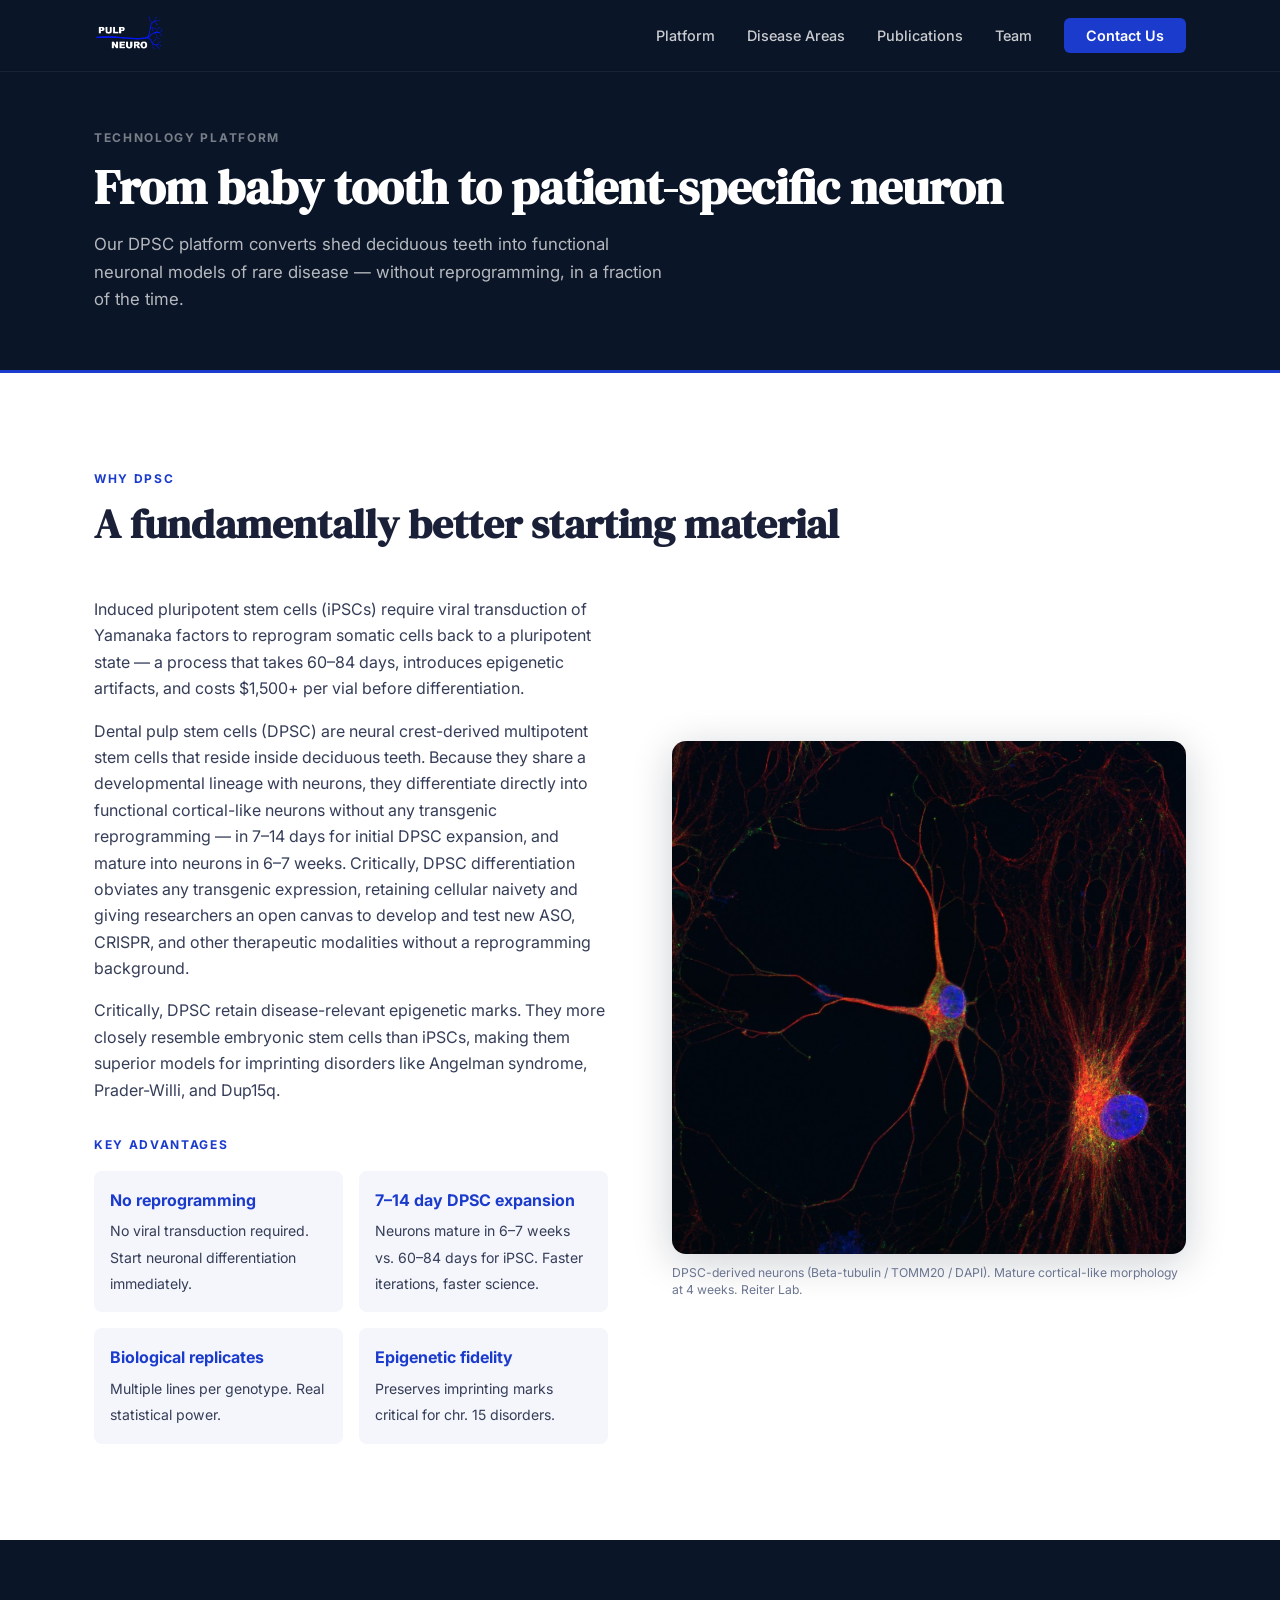
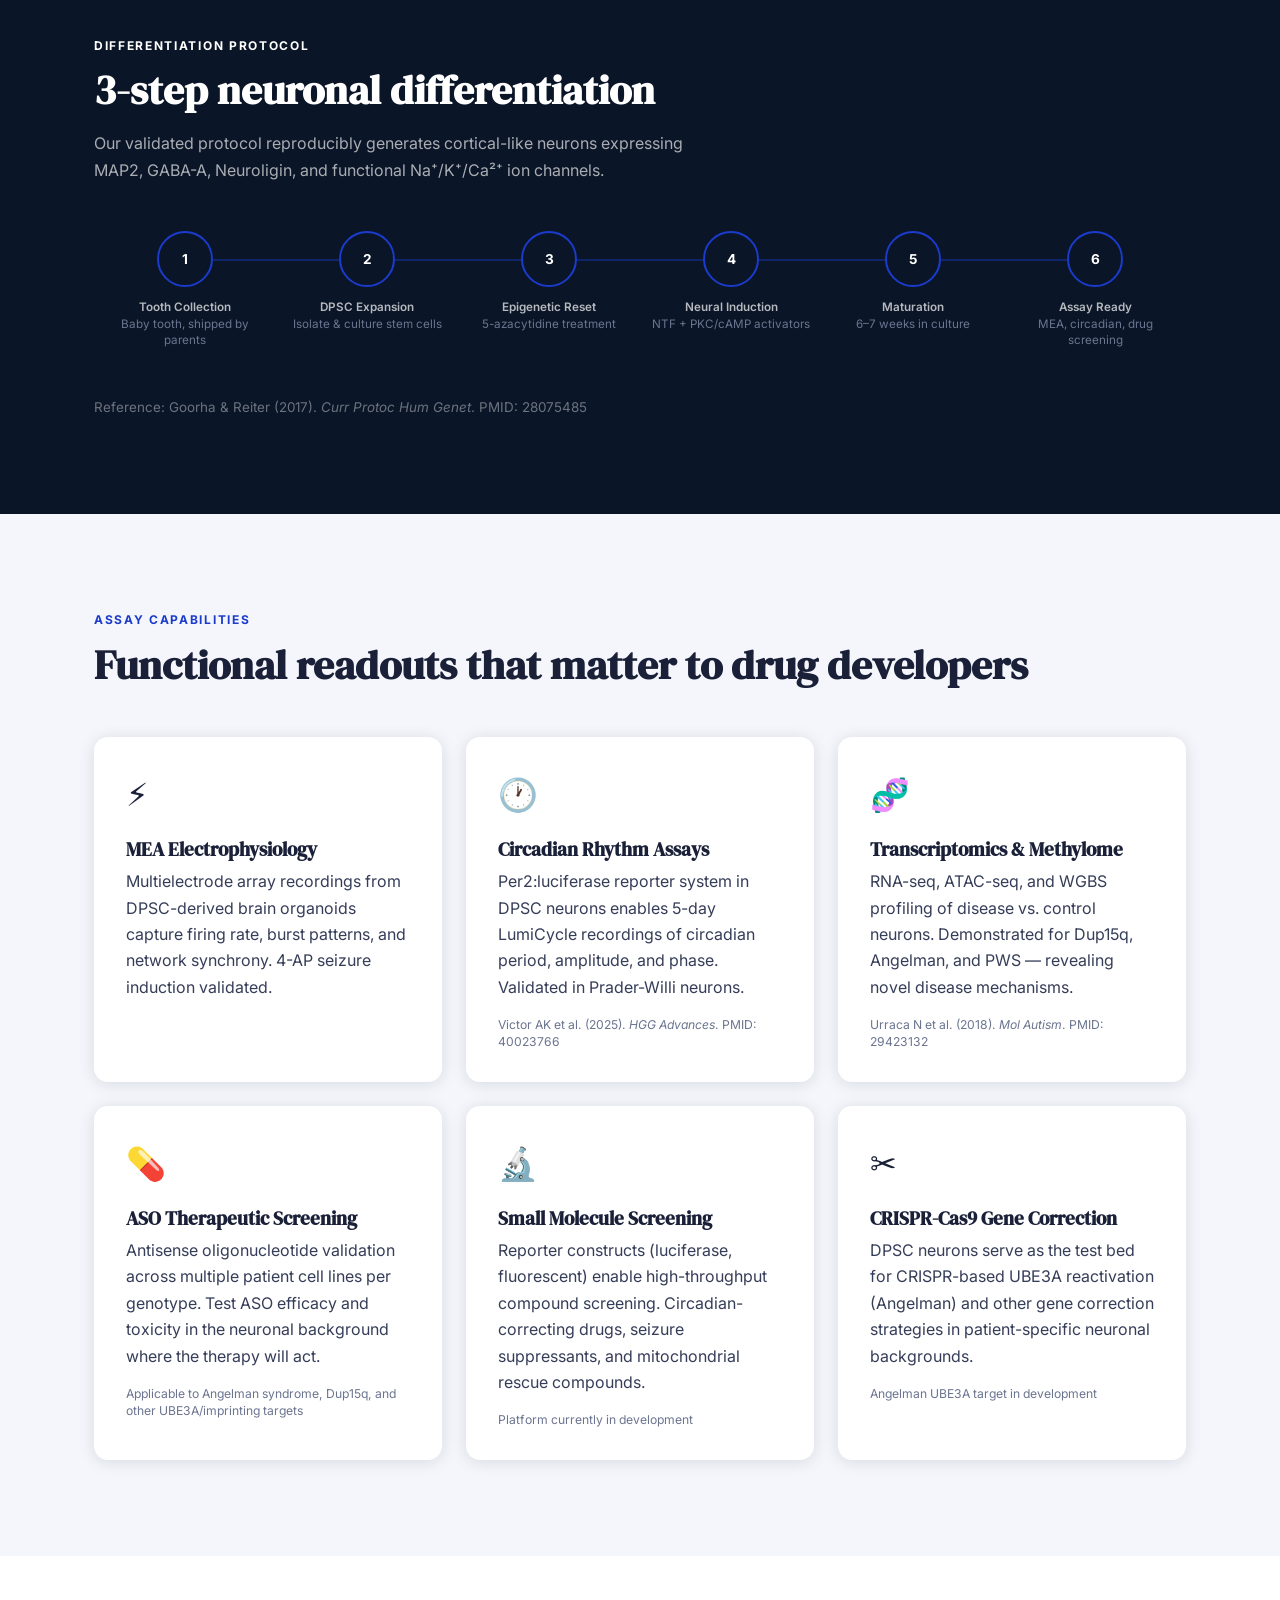
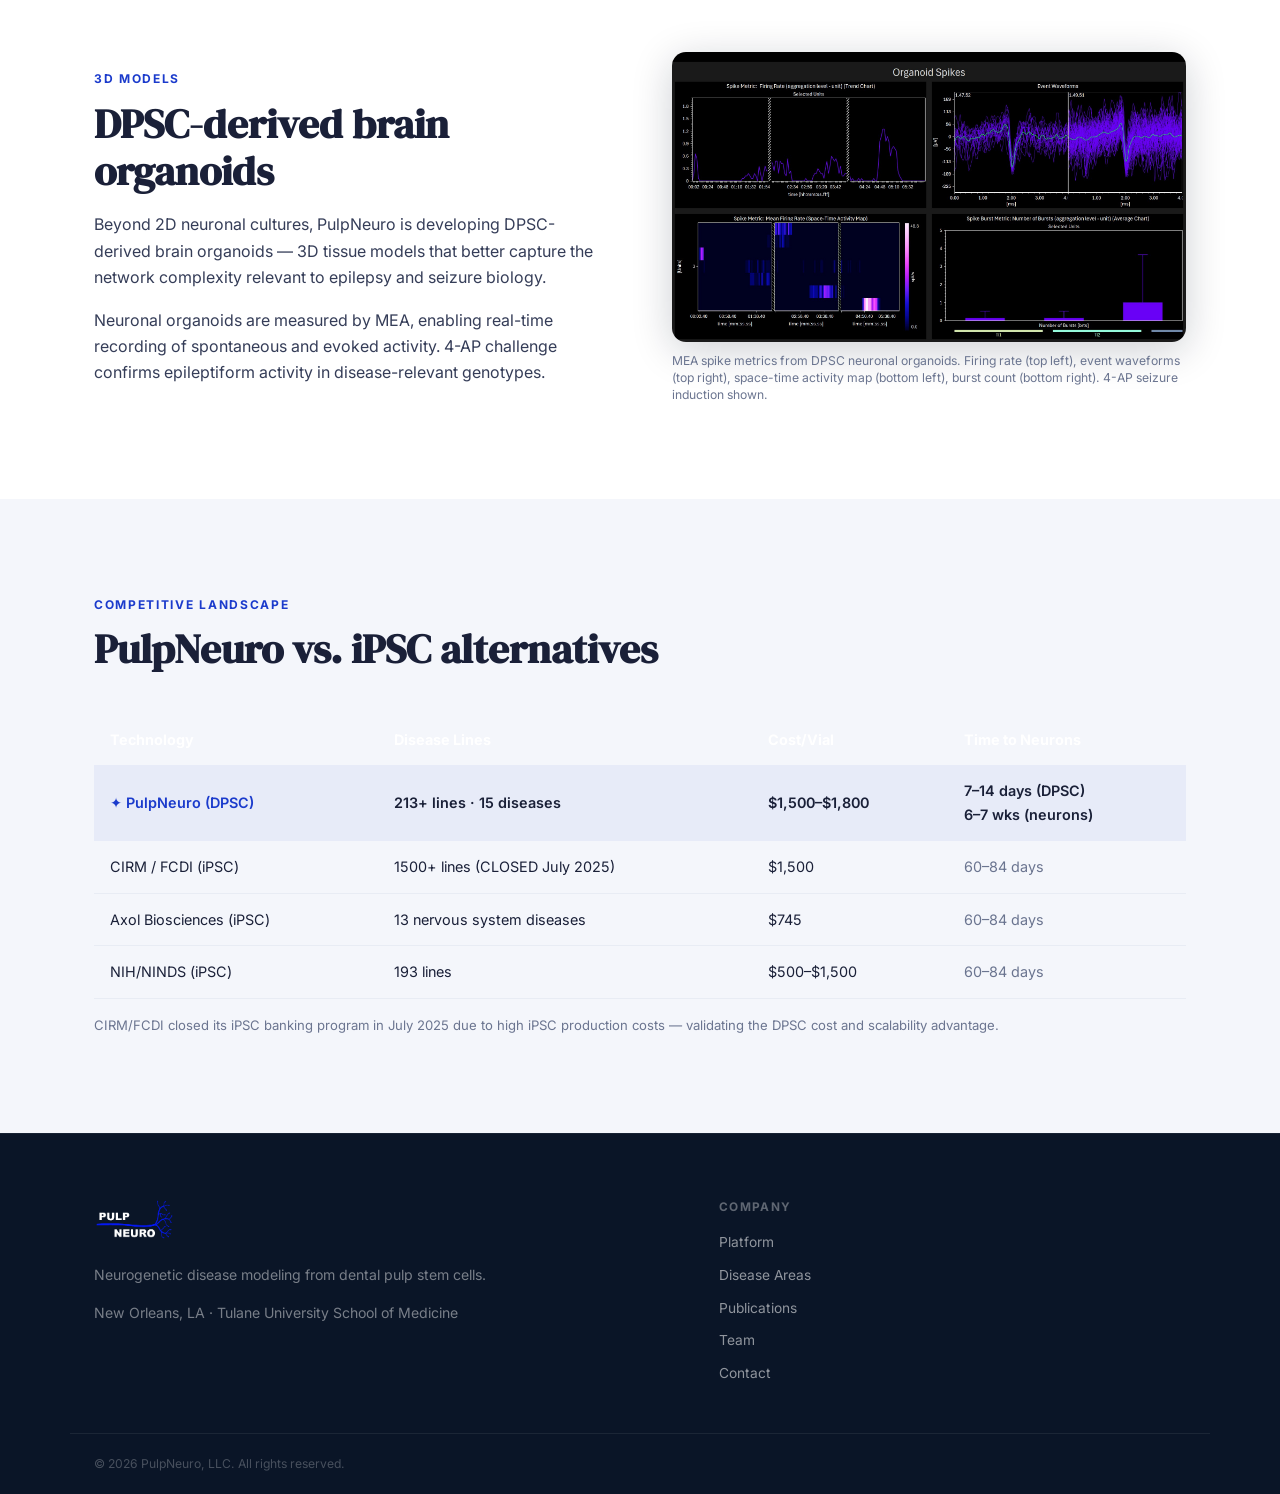
<file: platform.html>
<!DOCTYPE html>
<html lang="en">
<head>
<meta charset="UTF-8">
<meta name="viewport" content="width=device-width, initial-scale=1.0">
<title>Platform — PulpNeuro</title>
<link rel="stylesheet" href="assets/css/main.css">
<link href="https://fonts.googleapis.com/css2?family=Inter:wght@300;400;500;600;700&family=DM+Serif+Display:ital@0;1&display=swap" rel="stylesheet">
</head>
<body>
<nav class="nav" id="nav">
  <div class="nav-inner">
    <a href="index.html" class="nav-logo"><img src="assets/img/logo-nav.png" alt="PulpNeuro"></a>
    <ul class="nav-links">
      <li><a href="platform.html">Platform</a></li>
      <li><a href="disease-areas.html">Disease Areas</a></li>
      <li><a href="publications.html">Publications</a></li>
      <li><a href="team.html">Team</a></li>
      <li><a href="contact.html" class="nav-cta">Contact Us</a></li>
    </ul>
    <button class="nav-hamburger" id="hamburger"><span></span><span></span><span></span></button>
  </div>
</nav>

<div class="page-hero">
  <div class="container">
    <div class="eyebrow">Technology Platform</div>
    <h1>From baby tooth to patient-specific neuron</h1>
    <p>Our DPSC platform converts shed deciduous teeth into functional neuronal models of rare disease — without reprogramming, in a fraction of the time.</p>
  </div>
</div>

<!-- DPSC ADVANTAGE -->
<section class="section" style="background: var(--white);">
  <div class="container">
    <div class="eyebrow">Why DPSC</div>
    <h2>A fundamentally better starting material</h2>
    <div class="container-2col" style="margin-top: 3rem; padding: 0;">
      <div>
        <p>Induced pluripotent stem cells (iPSCs) require viral transduction of Yamanaka factors to reprogram somatic cells back to a pluripotent state — a process that takes 60–84 days, introduces epigenetic artifacts, and costs $1,500+ per vial before differentiation.</p>
        <p>Dental pulp stem cells (DPSC) are neural crest-derived multipotent stem cells that reside inside deciduous teeth. Because they share a developmental lineage with neurons, they differentiate directly into functional cortical-like neurons without any transgenic reprogramming — in 7–14 days for initial DPSC expansion, and mature into neurons in 6–7 weeks. Critically, DPSC differentiation obviates any transgenic expression, retaining cellular naivety and giving researchers an open canvas to develop and test new ASO, CRISPR, and other therapeutic modalities without a reprogramming background.</p>
        <p>Critically, DPSC retain disease-relevant epigenetic marks. They more closely resemble embryonic stem cells than iPSCs, making them superior models for imprinting disorders like Angelman syndrome, Prader-Willi, and Dup15q.</p>
        <div style="margin-top: 2rem;">
          <div class="eyebrow">Key Advantages</div>
          <div style="display:grid; grid-template-columns: 1fr 1fr; gap: 16px; margin-top: 1rem;">
            <div style="background: var(--off-white); border-radius: 8px; padding: 16px;">
              <strong style="color: var(--blue); display:block; margin-bottom: 4px;">No reprogramming</strong>
              <span style="font-size:0.88rem; color: var(--gray-700);">No viral transduction required. Start neuronal differentiation immediately.</span>
            </div>
            <div style="background: var(--off-white); border-radius: 8px; padding: 16px;">
              <strong style="color: var(--blue); display:block; margin-bottom: 4px;">7–14 day DPSC expansion</strong>
              <span style="font-size:0.88rem; color: var(--gray-700);">Neurons mature in 6–7 weeks vs. 60–84 days for iPSC. Faster iterations, faster science.</span>
            </div>
            <div style="background: var(--off-white); border-radius: 8px; padding: 16px;">
              <strong style="color: var(--blue); display:block; margin-bottom: 4px;">Biological replicates</strong>
              <span style="font-size:0.88rem; color: var(--gray-700);">Multiple lines per genotype. Real statistical power.</span>
            </div>
            <div style="background: var(--off-white); border-radius: 8px; padding: 16px;">
              <strong style="color: var(--blue); display:block; margin-bottom: 4px;">Epigenetic fidelity</strong>
              <span style="font-size:0.88rem; color: var(--gray-700);">Preserves imprinting marks critical for chr. 15 disorders.</span>
            </div>
          </div>
        </div>
      </div>
      <div>
        <img src="assets/img/neurons_detail.jpg" alt="DPSC-derived neurons showing dendritic morphology" class="rounded-img">
        <div class="img-caption">DPSC-derived neurons (Beta-tubulin / TOMM20 / DAPI). Mature cortical-like morphology at 4 weeks. Reiter Lab.</div>
      </div>
    </div>
  </div>
</section>

<!-- DIFFERENTIATION PROTOCOL -->
<section class="section section-navy">
  <div class="container">
    <div class="eyebrow" style="color: var(--accent-teal)">Differentiation Protocol</div>
    <h2>3-step neuronal differentiation</h2>
    <p style="max-width:600px; margin-bottom: 3rem;">Our validated protocol reproducibly generates cortical-like neurons expressing MAP2, GABA-A, Neuroligin, and functional Na⁺/K⁺/Ca²⁺ ion channels.</p>
    <div class="pipeline-steps">
      <div class="pipeline-step">
        <div class="step-circle">1</div>
        <div class="step-label">Tooth Collection<br><span style="color: var(--gray-500); font-weight:400;">Baby tooth, shipped by parents</span></div>
      </div>
      <div class="pipeline-step">
        <div class="step-circle">2</div>
        <div class="step-label">DPSC Expansion<br><span style="color: var(--gray-500); font-weight:400;">Isolate &amp; culture stem cells</span></div>
      </div>
      <div class="pipeline-step">
        <div class="step-circle">3</div>
        <div class="step-label">Epigenetic Reset<br><span style="color: var(--gray-500); font-weight:400;">5-azacytidine treatment</span></div>
      </div>
      <div class="pipeline-step">
        <div class="step-circle">4</div>
        <div class="step-label">Neural Induction<br><span style="color: var(--gray-500); font-weight:400;">NTF + PKC/cAMP activators</span></div>
      </div>
      <div class="pipeline-step">
        <div class="step-circle">5</div>
        <div class="step-label">Maturation<br><span style="color: var(--gray-500); font-weight:400;">6–7 weeks in culture</span></div>
      </div>
      <div class="pipeline-step">
        <div class="step-circle">6</div>
        <div class="step-label">Assay Ready<br><span style="color: var(--gray-500); font-weight:400;">MEA, circadian, drug screening</span></div>
      </div>
    </div>
    <p style="font-size:0.84rem; color: rgba(255,255,255,0.4); margin-top:1.5rem;">Reference: Goorha &amp; Reiter (2017). <em>Curr Protoc Hum Genet</em>. PMID: 28075485</p>
  </div>
</section>

<!-- ASSAY CAPABILITIES -->
<section class="section section-light">
  <div class="container">
    <div class="eyebrow">Assay Capabilities</div>
    <h2>Functional readouts that matter to drug developers</h2>
    <div class="card-grid-3" style="margin-top: 3rem;">
      <div style="background:var(--white); border-radius: var(--radius-lg); padding: 32px; box-shadow: var(--shadow);">
        <div style="font-size:2rem; margin-bottom:1rem;">⚡</div>
        <h3>MEA Electrophysiology</h3>
        <p>Multielectrode array recordings from DPSC-derived brain organoids capture firing rate, burst patterns, and network synchrony. 4-AP seizure induction validated.</p>
      </div>
      <div style="background:var(--white); border-radius: var(--radius-lg); padding: 32px; box-shadow: var(--shadow);">
        <div style="font-size:2rem; margin-bottom:1rem;">🕐</div>
        <h3>Circadian Rhythm Assays</h3>
        <p>Per2:luciferase reporter system in DPSC neurons enables 5-day LumiCycle recordings of circadian period, amplitude, and phase. Validated in Prader-Willi neurons.</p>
        <div class="img-caption" style="margin-top:1rem;">Victor AK et al. (2025). <em>HGG Advances</em>. PMID: 40023766</div>
      </div>
      <div style="background:var(--white); border-radius: var(--radius-lg); padding: 32px; box-shadow: var(--shadow);">
        <div style="font-size:2rem; margin-bottom:1rem;">🧬</div>
        <h3>Transcriptomics &amp; Methylome</h3>
        <p>RNA-seq, ATAC-seq, and WGBS profiling of disease vs. control neurons. Demonstrated for Dup15q, Angelman, and PWS — revealing novel disease mechanisms.</p>
        <div class="img-caption" style="margin-top:1rem;">Urraca N et al. (2018). <em>Mol Autism</em>. PMID: 29423132</div>
      </div>
    </div>
    <div class="card-grid-3" style="margin-top: 24px;">
      <div style="background:var(--white); border-radius: var(--radius-lg); padding: 32px; box-shadow: var(--shadow);">
        <div style="font-size:2rem; margin-bottom:1rem;">💊</div>
        <h3>ASO Therapeutic Screening</h3>
        <p>Antisense oligonucleotide validation across multiple patient cell lines per genotype. Test ASO efficacy and toxicity in the neuronal background where the therapy will act.</p>
        <div class="img-caption" style="margin-top:1rem;">Applicable to Angelman syndrome, Dup15q, and other UBE3A/imprinting targets</div>
      </div>
      <div style="background:var(--white); border-radius: var(--radius-lg); padding: 32px; box-shadow: var(--shadow);">
        <div style="font-size:2rem; margin-bottom:1rem;">🔬</div>
        <h3>Small Molecule Screening</h3>
        <p>Reporter constructs (luciferase, fluorescent) enable high-throughput compound screening. Circadian-correcting drugs, seizure suppressants, and mitochondrial rescue compounds.</p>
        <div class="img-caption" style="margin-top:1rem;">Platform currently in development</div>
      </div>
      <div style="background:var(--white); border-radius: var(--radius-lg); padding: 32px; box-shadow: var(--shadow);">
        <div style="font-size:2rem; margin-bottom:1rem;">✂️</div>
        <h3>CRISPR-Cas9 Gene Correction</h3>
        <p>DPSC neurons serve as the test bed for CRISPR-based UBE3A reactivation (Angelman) and other gene correction strategies in patient-specific neuronal backgrounds.</p>
        <div class="img-caption" style="margin-top:1rem;">Angelman UBE3A target in development</div>
      </div>
    </div>
  </div>
</section>

<!-- ORGANOIDS -->
<section class="section" style="background:var(--white);">
  <div class="container container-2col">
    <div>
      <div class="eyebrow">3D Models</div>
      <h2>DPSC-derived brain organoids</h2>
      <p>Beyond 2D neuronal cultures, PulpNeuro is developing DPSC-derived brain organoids — 3D tissue models that better capture the network complexity relevant to epilepsy and seizure biology.</p>
      <p>Neuronal organoids are measured by MEA, enabling real-time recording of spontaneous and evoked activity. 4-AP challenge confirms epileptiform activity in disease-relevant genotypes.</p>
    </div>
    <div>
      <img src="assets/img/mea_organoid.jpg" alt="MEA recordings from DPSC-derived neuronal organoids" class="rounded-img">
      <div class="img-caption">MEA spike metrics from DPSC neuronal organoids. Firing rate (top left), event waveforms (top right), space-time activity map (bottom left), burst count (bottom right). 4-AP seizure induction shown.</div>
    </div>
  </div>
</section>

<!-- COMPETITOR TABLE -->
<section class="section section-light">
  <div class="container">
    <div class="eyebrow">Competitive Landscape</div>
    <h2>PulpNeuro vs. iPSC alternatives</h2>
    <div style="overflow-x: auto; margin-top: 2.5rem;">
      <table style="width:100%; border-collapse:collapse; font-size:0.9rem;">
        <thead>
          <tr style="background:var(--blue-dark); color:var(--white);">
            <th style="padding:14px 16px; text-align:left; border-radius:8px 0 0 0;">Technology</th>
            <th style="padding:14px 16px; text-align:left;">Disease Lines</th>
            <th style="padding:14px 16px; text-align:left;">Cost/Vial</th>
            <th style="padding:14px 16px; text-align:left; border-radius:0 8px 0 0;">Time to Neurons</th>
          </tr>
        </thead>
        <tbody>
          <tr style="background:rgba(26,59,204,0.06); font-weight:600;">
            <td style="padding:14px 16px; color:var(--blue);">✦ PulpNeuro (DPSC)</td>
            <td style="padding:14px 16px;">213+ lines · 15 diseases</td>
            <td style="padding:14px 16px;">$1,500–$1,800</td>
            <td style="padding:14px 16px; color:var(--accent-teal);">7–14 days (DPSC)<br>6–7 wks (neurons)</td>
          </tr>
          <tr style="border-bottom:1px solid var(--gray-100);">
            <td style="padding:14px 16px;">CIRM / FCDI (iPSC)</td>
            <td style="padding:14px 16px;">1500+ lines (CLOSED July 2025)</td>
            <td style="padding:14px 16px;">$1,500</td>
            <td style="padding:14px 16px; color:var(--gray-500);">60–84 days</td>
          </tr>
          <tr style="border-bottom:1px solid var(--gray-100); background:var(--off-white);">
            <td style="padding:14px 16px;">Axol Biosciences (iPSC)</td>
            <td style="padding:14px 16px;">13 nervous system diseases</td>
            <td style="padding:14px 16px;">$745</td>
            <td style="padding:14px 16px; color:var(--gray-500);">60–84 days</td>
          </tr>
          <tr style="border-bottom:1px solid var(--gray-100);">
            <td style="padding:14px 16px;">NIH/NINDS (iPSC)</td>
            <td style="padding:14px 16px;">193 lines</td>
            <td style="padding:14px 16px;">$500–$1,500</td>
            <td style="padding:14px 16px; color:var(--gray-500);">60–84 days</td>
          </tr>
        </tbody>
      </table>
    </div>
    <p style="font-size:0.82rem; color:var(--gray-500); margin-top:1rem;">CIRM/FCDI closed its iPSC banking program in July 2025 due to high iPSC production costs — validating the DPSC cost and scalability advantage.</p>
  </div>
</section>

<footer class="footer">
  <div class="container footer-inner">
    <div class="footer-brand">
      <img src="assets/img/logo-nav.png" alt="PulpNeuro" class="footer-logo">
      <p>Neurogenetic disease modeling from dental pulp stem cells.</p>
      <p class="footer-location">New Orleans, LA · Tulane University School of Medicine</p>
    </div>
    <div class="footer-links">
      <div class="footer-col">
        <div class="footer-col-head">Company</div>
        <a href="platform.html">Platform</a>
        <a href="disease-areas.html">Disease Areas</a>
        <a href="publications.html">Publications</a>
        <a href="team.html">Team</a>
        <a href="contact.html">Contact</a>
      </div>
    </div>
  </div>
  <div class="footer-bottom"><div class="container">© 2026 PulpNeuro, LLC. All rights reserved.</div></div>
</footer>
<script src="assets/js/main.js"></script>
</body>
</html>
</file>
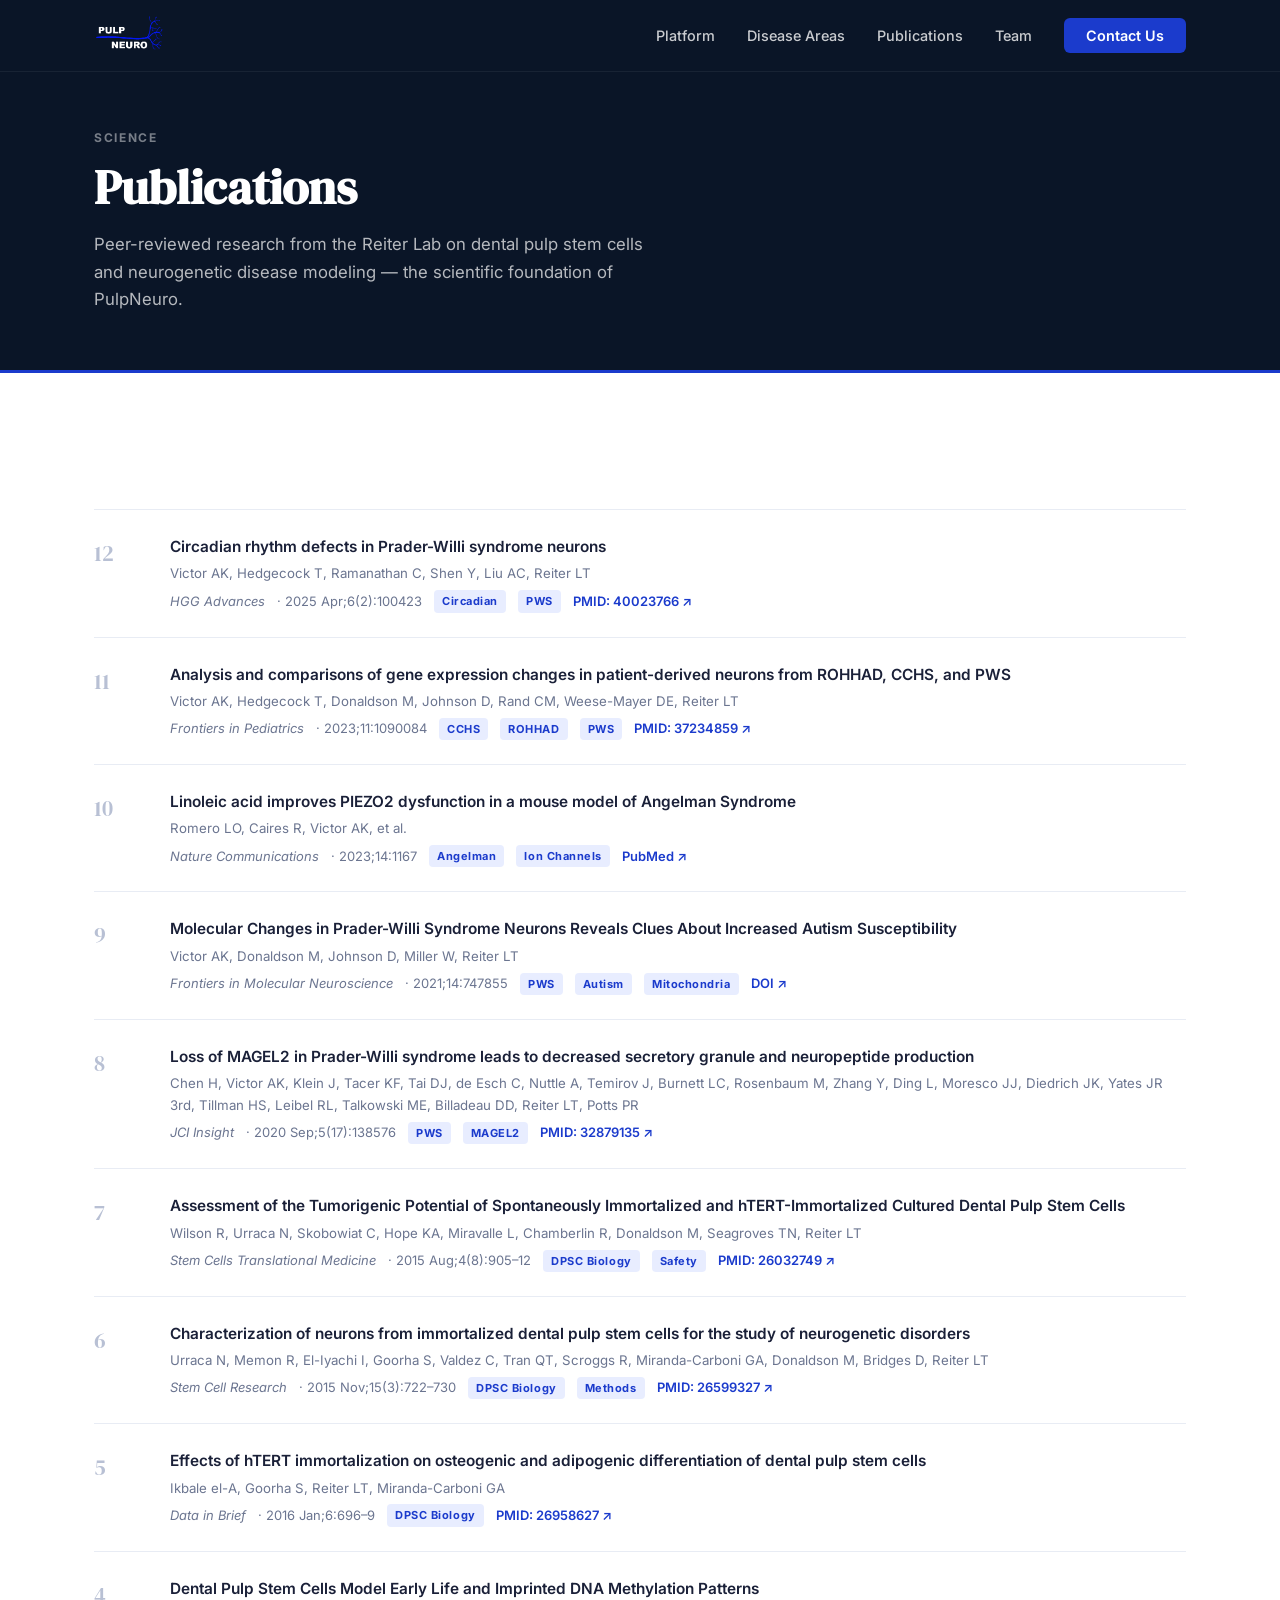
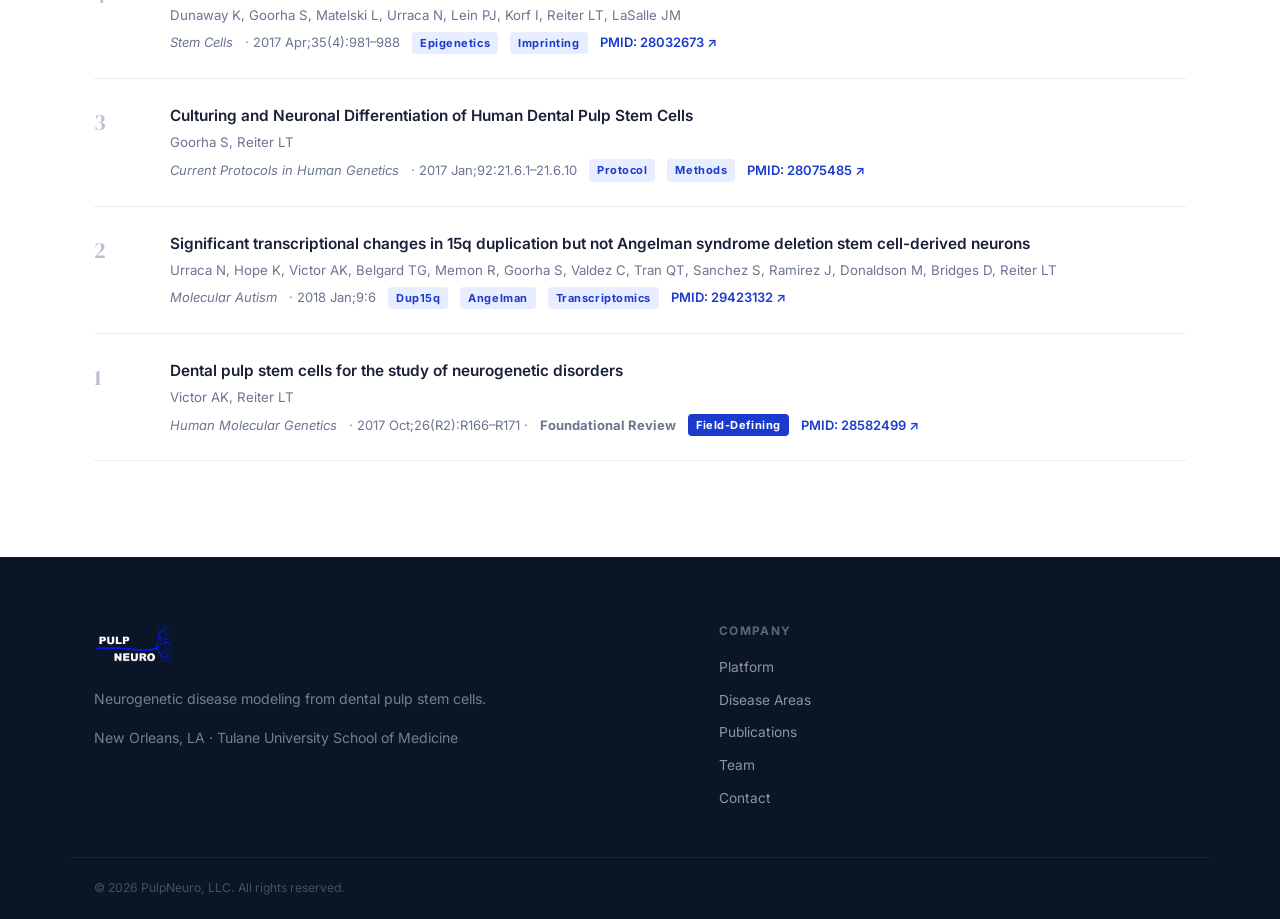
<file: publications.html>
<!DOCTYPE html>
<html lang="en">
<head>
<meta charset="UTF-8">
<meta name="viewport" content="width=device-width, initial-scale=1.0">
<title>Publications — PulpNeuro</title>
<link rel="stylesheet" href="assets/css/main.css">
<link href="https://fonts.googleapis.com/css2?family=Inter:wght@300;400;500;600;700&family=DM+Serif+Display:ital@0;1&display=swap" rel="stylesheet">
</head>
<body>
<nav class="nav" id="nav">
  <div class="nav-inner">
    <a href="index.html" class="nav-logo"><img src="assets/img/logo-nav.png" alt="PulpNeuro"></a>
    <ul class="nav-links">
      <li><a href="platform.html">Platform</a></li>
      <li><a href="disease-areas.html">Disease Areas</a></li>
      <li><a href="publications.html">Publications</a></li>
      <li><a href="team.html">Team</a></li>
      <li><a href="contact.html" class="nav-cta">Contact Us</a></li>
    </ul>
    <button class="nav-hamburger" id="hamburger"><span></span><span></span><span></span></button>
  </div>
</nav>

<div class="page-hero">
  <div class="container">
    <div class="eyebrow">Science</div>
    <h1>Publications</h1>
    <p>Peer-reviewed research from the Reiter Lab on dental pulp stem cells and neurogenetic disease modeling — the scientific foundation of PulpNeuro.</p>
  </div>
</div>

<section class="section" style="background:var(--white);">
  <div class="container">
    <div class="pub-list">

      <div class="pub-item">
        <div class="pub-num">12</div>
        <div class="pub-body">
          <div class="pub-title">Circadian rhythm defects in Prader-Willi syndrome neurons</div>
          <div class="pub-authors">Victor AK, Hedgecock T, Ramanathan C, Shen Y, Liu AC, Reiter LT</div>
          <div class="pub-meta">
            <em>HGG Advances</em> · 2025 Apr;6(2):100423
            <span class="pub-badge">Circadian</span>
            <span class="pub-badge">PWS</span>
            <span class="pub-pmid"><a href="https://pubmed.ncbi.nlm.nih.gov/40023766/" target="_blank">PMID: 40023766 ↗</a></span>
          </div>
        </div>
      </div>

      <div class="pub-item">
        <div class="pub-num">11</div>
        <div class="pub-body">
          <div class="pub-title">Analysis and comparisons of gene expression changes in patient-derived neurons from ROHHAD, CCHS, and PWS</div>
          <div class="pub-authors">Victor AK, Hedgecock T, Donaldson M, Johnson D, Rand CM, Weese-Mayer DE, Reiter LT</div>
          <div class="pub-meta">
            <em>Frontiers in Pediatrics</em> · 2023;11:1090084
            <span class="pub-badge">CCHS</span>
            <span class="pub-badge">ROHHAD</span>
            <span class="pub-badge">PWS</span>
            <span class="pub-pmid"><a href="https://pubmed.ncbi.nlm.nih.gov/37234859/" target="_blank">PMID: 37234859 ↗</a></span>
          </div>
        </div>
      </div>

      <div class="pub-item">
        <div class="pub-num">10</div>
        <div class="pub-body">
          <div class="pub-title">Linoleic acid improves PIEZO2 dysfunction in a mouse model of Angelman Syndrome</div>
          <div class="pub-authors">Romero LO, Caires R, Victor AK, et al.</div>
          <div class="pub-meta">
            <em>Nature Communications</em> · 2023;14:1167
            <span class="pub-badge">Angelman</span>
            <span class="pub-badge">Ion Channels</span>
            <span class="pub-pmid"><a href="https://pubmed.ncbi.nlm.nih.gov/36859537/" target="_blank">PubMed ↗</a></span>
          </div>
        </div>
      </div>

      <div class="pub-item">
        <div class="pub-num">9</div>
        <div class="pub-body">
          <div class="pub-title">Molecular Changes in Prader-Willi Syndrome Neurons Reveals Clues About Increased Autism Susceptibility</div>
          <div class="pub-authors">Victor AK, Donaldson M, Johnson D, Miller W, Reiter LT</div>
          <div class="pub-meta">
            <em>Frontiers in Molecular Neuroscience</em> · 2021;14:747855
            <span class="pub-badge">PWS</span>
            <span class="pub-badge">Autism</span>
            <span class="pub-badge">Mitochondria</span>
            <span class="pub-pmid"><a href="https://doi.org/10.3389/fnmol.2021.747855" target="_blank">DOI ↗</a></span>
          </div>
        </div>
      </div>

      <div class="pub-item">
        <div class="pub-num">8</div>
        <div class="pub-body">
          <div class="pub-title">Loss of MAGEL2 in Prader-Willi syndrome leads to decreased secretory granule and neuropeptide production</div>
          <div class="pub-authors">Chen H, Victor AK, Klein J, Tacer KF, Tai DJ, de Esch C, Nuttle A, Temirov J, Burnett LC, Rosenbaum M, Zhang Y, Ding L, Moresco JJ, Diedrich JK, Yates JR 3rd, Tillman HS, Leibel RL, Talkowski ME, Billadeau DD, Reiter LT, Potts PR</div>
          <div class="pub-meta">
            <em>JCI Insight</em> · 2020 Sep;5(17):138576
            <span class="pub-badge">PWS</span>
            <span class="pub-badge">MAGEL2</span>
            <span class="pub-pmid"><a href="https://pubmed.ncbi.nlm.nih.gov/32879135/" target="_blank">PMID: 32879135 ↗</a></span>
          </div>
        </div>
      </div>

      <div class="pub-item">
        <div class="pub-num">7</div>
        <div class="pub-body">
          <div class="pub-title">Assessment of the Tumorigenic Potential of Spontaneously Immortalized and hTERT-Immortalized Cultured Dental Pulp Stem Cells</div>
          <div class="pub-authors">Wilson R, Urraca N, Skobowiat C, Hope KA, Miravalle L, Chamberlin R, Donaldson M, Seagroves TN, Reiter LT</div>
          <div class="pub-meta">
            <em>Stem Cells Translational Medicine</em> · 2015 Aug;4(8):905–12
            <span class="pub-badge">DPSC Biology</span>
            <span class="pub-badge">Safety</span>
            <span class="pub-pmid"><a href="https://pubmed.ncbi.nlm.nih.gov/26032749/" target="_blank">PMID: 26032749 ↗</a></span>
          </div>
        </div>
      </div>

      <div class="pub-item">
        <div class="pub-num">6</div>
        <div class="pub-body">
          <div class="pub-title">Characterization of neurons from immortalized dental pulp stem cells for the study of neurogenetic disorders</div>
          <div class="pub-authors">Urraca N, Memon R, El-Iyachi I, Goorha S, Valdez C, Tran QT, Scroggs R, Miranda-Carboni GA, Donaldson M, Bridges D, Reiter LT</div>
          <div class="pub-meta">
            <em>Stem Cell Research</em> · 2015 Nov;15(3):722–730
            <span class="pub-badge">DPSC Biology</span>
            <span class="pub-badge">Methods</span>
            <span class="pub-pmid"><a href="https://pubmed.ncbi.nlm.nih.gov/26599327/" target="_blank">PMID: 26599327 ↗</a></span>
          </div>
        </div>
      </div>

      <div class="pub-item">
        <div class="pub-num">5</div>
        <div class="pub-body">
          <div class="pub-title">Effects of hTERT immortalization on osteogenic and adipogenic differentiation of dental pulp stem cells</div>
          <div class="pub-authors">Ikbale el-A, Goorha S, Reiter LT, Miranda-Carboni GA</div>
          <div class="pub-meta">
            <em>Data in Brief</em> · 2016 Jan;6:696–9
            <span class="pub-badge">DPSC Biology</span>
            <span class="pub-pmid"><a href="https://pubmed.ncbi.nlm.nih.gov/26958627/" target="_blank">PMID: 26958627 ↗</a></span>
          </div>
        </div>
      </div>

      <div class="pub-item">
        <div class="pub-num">4</div>
        <div class="pub-body">
          <div class="pub-title">Dental Pulp Stem Cells Model Early Life and Imprinted DNA Methylation Patterns</div>
          <div class="pub-authors">Dunaway K, Goorha S, Matelski L, Urraca N, Lein PJ, Korf I, Reiter LT, LaSalle JM</div>
          <div class="pub-meta">
            <em>Stem Cells</em> · 2017 Apr;35(4):981–988
            <span class="pub-badge">Epigenetics</span>
            <span class="pub-badge">Imprinting</span>
            <span class="pub-pmid"><a href="https://pubmed.ncbi.nlm.nih.gov/28032673/" target="_blank">PMID: 28032673 ↗</a></span>
          </div>
        </div>
      </div>

      <div class="pub-item">
        <div class="pub-num">3</div>
        <div class="pub-body">
          <div class="pub-title">Culturing and Neuronal Differentiation of Human Dental Pulp Stem Cells</div>
          <div class="pub-authors">Goorha S, Reiter LT</div>
          <div class="pub-meta">
            <em>Current Protocols in Human Genetics</em> · 2017 Jan;92:21.6.1–21.6.10
            <span class="pub-badge">Protocol</span>
            <span class="pub-badge">Methods</span>
            <span class="pub-pmid"><a href="https://pubmed.ncbi.nlm.nih.gov/28075485/" target="_blank">PMID: 28075485 ↗</a></span>
          </div>
        </div>
      </div>

      <div class="pub-item">
        <div class="pub-num">2</div>
        <div class="pub-body">
          <div class="pub-title">Significant transcriptional changes in 15q duplication but not Angelman syndrome deletion stem cell-derived neurons</div>
          <div class="pub-authors">Urraca N, Hope K, Victor AK, Belgard TG, Memon R, Goorha S, Valdez C, Tran QT, Sanchez S, Ramirez J, Donaldson M, Bridges D, Reiter LT</div>
          <div class="pub-meta">
            <em>Molecular Autism</em> · 2018 Jan;9:6
            <span class="pub-badge">Dup15q</span>
            <span class="pub-badge">Angelman</span>
            <span class="pub-badge">Transcriptomics</span>
            <span class="pub-pmid"><a href="https://pubmed.ncbi.nlm.nih.gov/29423132/" target="_blank">PMID: 29423132 ↗</a></span>
          </div>
        </div>
      </div>

      <div class="pub-item">
        <div class="pub-num">1</div>
        <div class="pub-body">
          <div class="pub-title">Dental pulp stem cells for the study of neurogenetic disorders</div>
          <div class="pub-authors">Victor AK, Reiter LT</div>
          <div class="pub-meta">
            <em>Human Molecular Genetics</em> · 2017 Oct;26(R2):R166–R171 · <strong>Foundational Review</strong>
            <span class="pub-badge" style="background:var(--blue); color:var(--white);">Field-Defining</span>
            <span class="pub-pmid"><a href="https://pubmed.ncbi.nlm.nih.gov/28582499/" target="_blank">PMID: 28582499 ↗</a></span>
          </div>
        </div>
      </div>

    </div>
  </div>
</section>

<footer class="footer">
  <div class="container footer-inner">
    <div class="footer-brand">
      <img src="assets/img/logo-nav.png" alt="PulpNeuro" class="footer-logo">
      <p>Neurogenetic disease modeling from dental pulp stem cells.</p>
      <p class="footer-location">New Orleans, LA · Tulane University School of Medicine</p>
    </div>
    <div class="footer-links">
      <div class="footer-col">
        <div class="footer-col-head">Company</div>
        <a href="platform.html">Platform</a>
        <a href="disease-areas.html">Disease Areas</a>
        <a href="publications.html">Publications</a>
        <a href="team.html">Team</a>
        <a href="contact.html">Contact</a>
      </div>
    </div>
  </div>
  <div class="footer-bottom"><div class="container">© 2026 PulpNeuro, LLC. All rights reserved.</div></div>
</footer>
<script src="assets/js/main.js"></script>
</body>
</html>
</file>
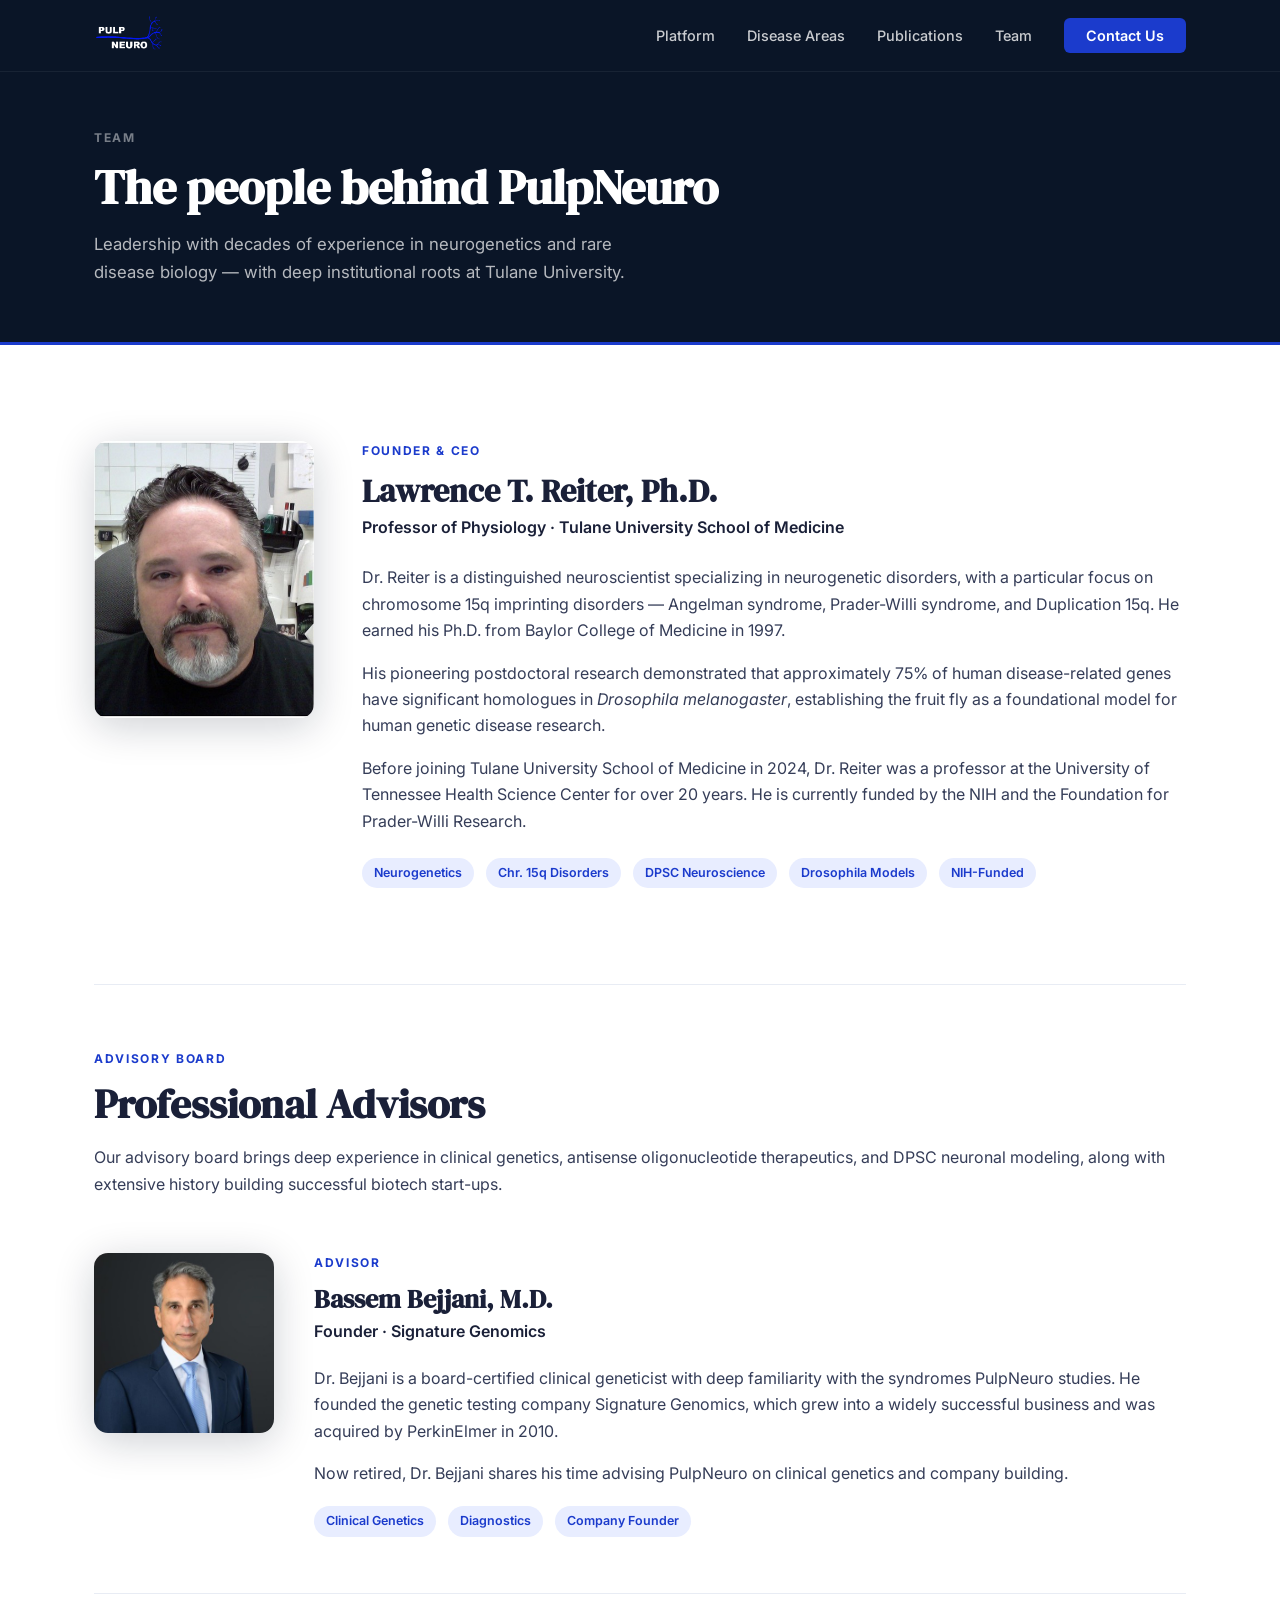
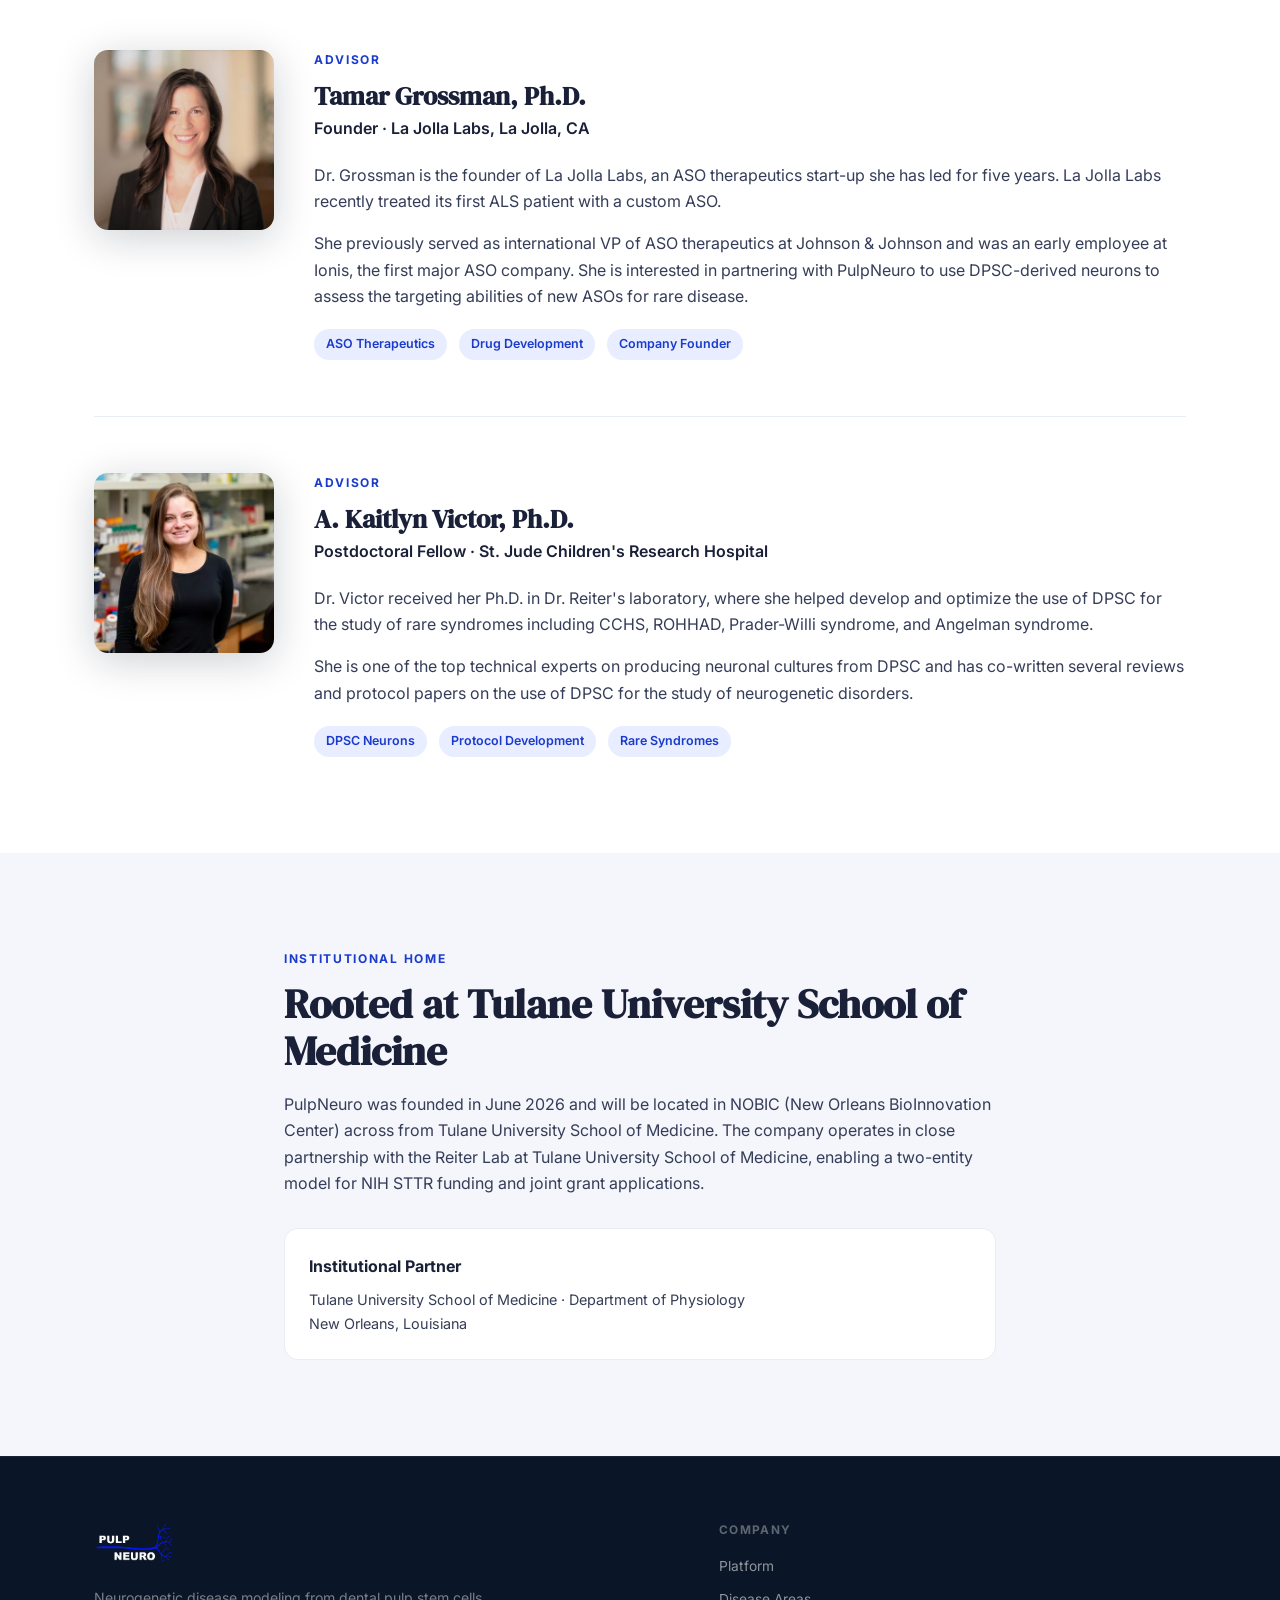
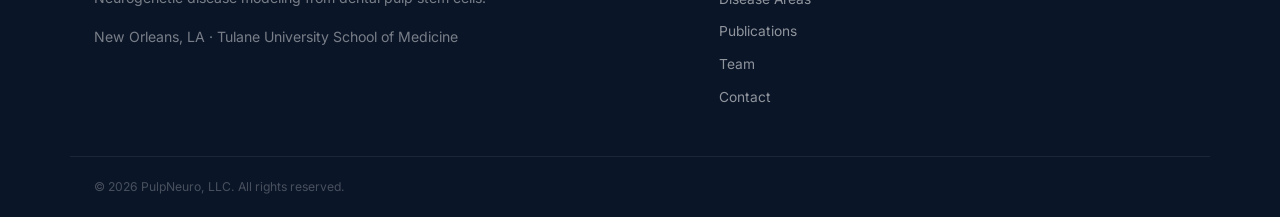
<file: team.html>
<!DOCTYPE html>
<html lang="en">
<head>
<meta charset="UTF-8">
<meta name="viewport" content="width=device-width, initial-scale=1.0">
<title>Team — PulpNeuro</title>
<link rel="stylesheet" href="assets/css/main.css">
<link href="https://fonts.googleapis.com/css2?family=Inter:wght@300;400;500;600;700&family=DM+Serif+Display:ital@0;1&display=swap" rel="stylesheet">
</head>
<body>
<nav class="nav" id="nav">
  <div class="nav-inner">
    <a href="index.html" class="nav-logo"><img src="assets/img/logo-nav.png" alt="PulpNeuro"></a>
    <ul class="nav-links">
      <li><a href="platform.html">Platform</a></li>
      <li><a href="disease-areas.html">Disease Areas</a></li>
      <li><a href="publications.html">Publications</a></li>
      <li><a href="team.html">Team</a></li>
      <li><a href="contact.html" class="nav-cta">Contact Us</a></li>
    </ul>
    <button class="nav-hamburger" id="hamburger"><span></span><span></span><span></span></button>
  </div>
</nav>

<div class="page-hero">
  <div class="container">
    <div class="eyebrow">Team</div>
    <h1>The people behind PulpNeuro</h1>
    <p>Leadership with decades of experience in neurogenetics and rare disease biology — with deep institutional roots at Tulane University.</p>
  </div>
</div>

<section class="section" style="background:var(--white);">
  <div class="container">

    <!-- Reiter -->
    <div class="person-row" style="display:grid; grid-template-columns: 220px 1fr; gap: 48px; align-items: start; ">
      <div>
        <img src="assets/img/headshot_reiter.jpg" alt="Lawrence T. Reiter, Ph.D." style="width:100%; border-radius: var(--radius-lg); box-shadow: var(--shadow-lg);">
      </div>
      <div>
        <div class="eyebrow">Founder &amp; CEO</div>
        <h2 style="font-size:2rem; margin-bottom: 0.25rem;">Lawrence T. Reiter, Ph.D.</h2>
        <p style="color: var(--accent-teal); font-weight:600; margin-bottom:1.5rem;">Professor of Physiology · Tulane University School of Medicine</p>
        <p>Dr. Reiter is a distinguished neuroscientist specializing in neurogenetic disorders, with a particular focus on chromosome 15q imprinting disorders — Angelman syndrome, Prader-Willi syndrome, and Duplication 15q. He earned his Ph.D. from Baylor College of Medicine in 1997.</p>
        <p>His pioneering postdoctoral research demonstrated that approximately 75% of human disease-related genes have significant homologues in <em>Drosophila melanogaster</em>, establishing the fruit fly as a foundational model for human genetic disease research.</p>
        <p>Before joining Tulane University School of Medicine in 2024, Dr. Reiter was a professor at the University of Tennessee Health Science Center for over 20 years. He is currently funded by the NIH and the Foundation for Prader-Willi Research.</p>
        <div style="display:flex; gap:12px; flex-wrap:wrap; margin-top:1.5rem;">
          <span style="background:var(--blue-light); color:var(--blue); font-size:0.78rem; font-weight:600; padding:5px 12px; border-radius:100px;">Neurogenetics</span>
          <span style="background:var(--blue-light); color:var(--blue); font-size:0.78rem; font-weight:600; padding:5px 12px; border-radius:100px;">Chr. 15q Disorders</span>
          <span style="background:var(--blue-light); color:var(--blue); font-size:0.78rem; font-weight:600; padding:5px 12px; border-radius:100px;">DPSC Neuroscience</span>
          <span style="background:var(--blue-light); color:var(--blue); font-size:0.78rem; font-weight:600; padding:5px 12px; border-radius:100px;">Drosophila Models</span>
          <span style="background:var(--blue-light); color:var(--blue); font-size:0.78rem; font-weight:600; padding:5px 12px; border-radius:100px;">NIH-Funded</span>
        </div>
      </div>
    </div>

  </div>
</section>

<!-- PROFESSIONAL ADVISORS -->
<section class="section" style="background:var(--white); padding-top:0;">
  <div class="container">
    <hr style="border:0; height:1px; background:var(--gray-100); margin:0 0 64px;">
    <div style="margin-bottom:56px;">
      <div class="eyebrow">Advisory Board</div>
      <h2>Professional Advisors</h2>
      <p style="max-width:none;">Our advisory board brings deep experience in clinical genetics, antisense oligonucleotide therapeutics, and DPSC neuronal modeling, along with extensive history building successful biotech start-ups.</p>
    </div>

    <div class="person-row" style="display:grid; grid-template-columns: 180px 1fr; gap: 40px; align-items: start; margin-bottom: 56px; padding-bottom: 56px; border-bottom: 1px solid var(--gray-100);">
      <div>
        <img src="assets/img/headshot_bejjani.jpg" alt="Bassem Bejjani, M.D." style="width:100%; border-radius: var(--radius-lg); box-shadow: var(--shadow-lg);">
      </div>
      <div>
        <div class="eyebrow">Advisor</div>
        <h3 style="font-size:1.6rem; margin-bottom: 0.25rem;">Bassem Bejjani, M.D.</h3>
        <p style="color: var(--accent-teal); font-weight:600; margin-bottom:1.25rem;">Founder · Signature Genomics</p>
        <p>Dr. Bejjani is a board-certified clinical geneticist with deep familiarity with the syndromes PulpNeuro studies. He founded the genetic testing company Signature Genomics, which grew into a widely successful business and was acquired by PerkinElmer in 2010.</p>
        <p>Now retired, Dr. Bejjani shares his time advising PulpNeuro on clinical genetics and company building.</p>
        <div style="display:flex; gap:12px; flex-wrap:wrap; margin-top:1.25rem;">
          <span style="background:var(--blue-light); color:var(--blue); font-size:0.78rem; font-weight:600; padding:5px 12px; border-radius:100px;">Clinical Genetics</span>
          <span style="background:var(--blue-light); color:var(--blue); font-size:0.78rem; font-weight:600; padding:5px 12px; border-radius:100px;">Diagnostics</span>
          <span style="background:var(--blue-light); color:var(--blue); font-size:0.78rem; font-weight:600; padding:5px 12px; border-radius:100px;">Company Founder</span>
        </div>
      </div>
    </div>

    <div class="person-row" style="display:grid; grid-template-columns: 180px 1fr; gap: 40px; align-items: start; margin-bottom: 56px; padding-bottom: 56px; border-bottom: 1px solid var(--gray-100);">
      <div>
        <img src="assets/img/headshot_grossman.jpg" alt="Tamar Grossman, Ph.D." style="width:100%; border-radius: var(--radius-lg); box-shadow: var(--shadow-lg);">
      </div>
      <div>
        <div class="eyebrow">Advisor</div>
        <h3 style="font-size:1.6rem; margin-bottom: 0.25rem;">Tamar Grossman, Ph.D.</h3>
        <p style="color: var(--accent-teal); font-weight:600; margin-bottom:1.25rem;">Founder · La Jolla Labs, La Jolla, CA</p>
        <p>Dr. Grossman is the founder of La Jolla Labs, an ASO therapeutics start-up she has led for five years. La Jolla Labs recently treated its first ALS patient with a custom ASO.</p>
        <p>She previously served as international VP of ASO therapeutics at Johnson &amp; Johnson and was an early employee at Ionis, the first major ASO company. She is interested in partnering with PulpNeuro to use DPSC-derived neurons to assess the targeting abilities of new ASOs for rare disease.</p>
        <div style="display:flex; gap:12px; flex-wrap:wrap; margin-top:1.25rem;">
          <span style="background:var(--blue-light); color:var(--blue); font-size:0.78rem; font-weight:600; padding:5px 12px; border-radius:100px;">ASO Therapeutics</span>
          <span style="background:var(--blue-light); color:var(--blue); font-size:0.78rem; font-weight:600; padding:5px 12px; border-radius:100px;">Drug Development</span>
          <span style="background:var(--blue-light); color:var(--blue); font-size:0.78rem; font-weight:600; padding:5px 12px; border-radius:100px;">Company Founder</span>
        </div>
      </div>
    </div>

    <div class="person-row" style="display:grid; grid-template-columns: 180px 1fr; gap: 40px; align-items: start;">
      <div>
        <img src="assets/img/headshot_victor.jpg" alt="A. Kaitlyn Victor, Ph.D." style="width:100%; border-radius: var(--radius-lg); box-shadow: var(--shadow-lg);">
      </div>
      <div>
        <div class="eyebrow">Advisor</div>
        <h3 style="font-size:1.6rem; margin-bottom: 0.25rem;">A. Kaitlyn Victor, Ph.D.</h3>
        <p style="color: var(--accent-teal); font-weight:600; margin-bottom:1.25rem;">Postdoctoral Fellow · St. Jude Children&#39;s Research Hospital</p>
        <p>Dr. Victor received her Ph.D. in Dr. Reiter&#39;s laboratory, where she helped develop and optimize the use of DPSC for the study of rare syndromes including CCHS, ROHHAD, Prader-Willi syndrome, and Angelman syndrome.</p>
        <p>She is one of the top technical experts on producing neuronal cultures from DPSC and has co-written several reviews and protocol papers on the use of DPSC for the study of neurogenetic disorders.</p>
        <div style="display:flex; gap:12px; flex-wrap:wrap; margin-top:1.25rem;">
          <span style="background:var(--blue-light); color:var(--blue); font-size:0.78rem; font-weight:600; padding:5px 12px; border-radius:100px;">DPSC Neurons</span>
          <span style="background:var(--blue-light); color:var(--blue); font-size:0.78rem; font-weight:600; padding:5px 12px; border-radius:100px;">Protocol Development</span>
          <span style="background:var(--blue-light); color:var(--blue); font-size:0.78rem; font-weight:600; padding:5px 12px; border-radius:100px;">Rare Syndromes</span>
        </div>
      </div>
    </div>

  </div>
</section>

<!-- INSTITUTION -->
<section class="section section-light">
  <div class="container container-narrow">
    <div class="eyebrow">Institutional Home</div>
    <h2>Rooted at Tulane University School of Medicine</h2>
    <p>PulpNeuro was founded in June 2026 and will be located in NOBIC (New Orleans BioInnovation Center) across from Tulane University School of Medicine. The company operates in close partnership with the Reiter Lab at Tulane University School of Medicine, enabling a two-entity model for NIH STTR funding and joint grant applications.</p>
    <div style="margin-top: 2rem; padding: 24px; background: var(--white); border-radius: var(--radius-lg); border: 1px solid var(--gray-100);">
      <strong style="display:block; margin-bottom:8px;">Institutional Partner</strong>
      <p style="font-size:0.9rem; margin:0;">Tulane University School of Medicine · Department of Physiology<br>New Orleans, Louisiana</p>
    </div>
  </div>
</section>

<footer class="footer">
  <div class="container footer-inner">
    <div class="footer-brand">
      <img src="assets/img/logo-nav.png" alt="PulpNeuro" class="footer-logo">
      <p>Neurogenetic disease modeling from dental pulp stem cells.</p>
      <p class="footer-location">New Orleans, LA · Tulane University School of Medicine</p>
    </div>
    <div class="footer-links">
      <div class="footer-col">
        <div class="footer-col-head">Company</div>
        <a href="platform.html">Platform</a>
        <a href="disease-areas.html">Disease Areas</a>
        <a href="publications.html">Publications</a>
        <a href="team.html">Team</a>
        <a href="contact.html">Contact</a>
      </div>
    </div>
  </div>
  <div class="footer-bottom"><div class="container">© 2026 PulpNeuro, LLC. All rights reserved.</div></div>
</footer>
<script src="assets/js/main.js"></script>
</body>
</html>
</file>
<file: assets/css/main.css>
/* =============================================
   PULPNEURO — MAIN STYLESHEET
   Brand colors from pitch deck:
   --navy:     #0A1527  (deep dark background)
   --navy-mid: #162951  (slightly lighter panel)
   --blue:     #1B3BCC  (section header blue)
   --blue-bright: #0618E9 (logo/accent blue)
   --white:    #FFFFFF
   --black:    #0A0A0A  (logo text)
   ============================================= */

:root {
  --navy:        #0A1527;
  --navy-mid:    #162951;
  --blue:        #1B3BCC;
  --blue-bright: #0618E9;
  --blue-light:  #E8EDFF;
  --blue-mid:    #2B45D4;
  --white:       #FFFFFF;
  --off-white:   #F4F6FB;
  --gray-100:    #E8ECF4;
  --gray-300:    #B8C0D4;
  --gray-500:    #6B7590;
  --gray-700:    #353D58;
  --black:       #0A0A0A;
  --text:        #1A2038;
  --font-display: 'DM Serif Display', Georgia, serif;
  --font-body:    'Inter', system-ui, sans-serif;
  --nav-h:       72px;
  --radius:      8px;
  --radius-lg:   14px;
  --shadow:      0 2px 16px rgba(10,21,39,0.12);
  --shadow-lg:   0 8px 40px rgba(10,21,39,0.20);
}

*, *::before, *::after { box-sizing: border-box; margin: 0; padding: 0; }
html { scroll-behavior: smooth; }
body {
  font-family: var(--font-body);
  font-size: 16px;
  line-height: 1.65;
  color: var(--text);
  background: var(--white);
  -webkit-font-smoothing: antialiased;
}
img { max-width: 100%; display: block; }
a { color: inherit; text-decoration: none; }

/* ---- TYPOGRAPHY ---- */
h1, h2, h3, h4 { font-family: var(--font-display); line-height: 1.15; }
h1 { font-size: clamp(2.4rem, 5vw, 4rem); }
h2 { font-size: clamp(1.8rem, 3.2vw, 2.6rem); margin-bottom: 1rem; }
h3 { font-size: 1.2rem; margin-bottom: 0.5rem; }
h4 { font-size: 1rem; margin-bottom: 0.35rem; }
p  { margin-bottom: 1rem; color: var(--gray-700); }
p:last-child { margin-bottom: 0; }
em { font-style: italic; }

.eyebrow {
  font-size: 0.75rem;
  font-weight: 700;
  letter-spacing: 0.14em;
  text-transform: uppercase;
  color: var(--blue);
  margin-bottom: 0.75rem;
}
.centered { text-align: center; }
.section-intro { font-size: 1.05rem; max-width: 680px; margin-bottom: 2.5rem; color: var(--gray-700); }

/* ---- CONTAINER ---- */
.container { max-width: 1140px; margin: 0 auto; padding: 0 24px; }
.container-narrow { max-width: 760px; margin: 0 auto; padding: 0 24px; }
.container-2col {
  display: grid;
  grid-template-columns: 1fr 1fr;
  gap: 64px;
  align-items: center;
}
@media (max-width: 768px) {
  .container-2col { grid-template-columns: 1fr; gap: 36px; }
}

/* ---- NAV ---- */
.nav {
  position: fixed; top: 0; left: 0; right: 0; z-index: 100;
  height: var(--nav-h);
  background: var(--navy);
  border-bottom: 1px solid rgba(255,255,255,0.06);
  transition: box-shadow 0.3s;
}
.nav.scrolled { box-shadow: 0 2px 24px rgba(0,0,0,0.4); }
.nav-inner {
  max-width: 1140px; margin: 0 auto; padding: 0 24px;
  height: 100%; display: flex; align-items: center; justify-content: space-between;
}
.nav-logo {
  display: flex; align-items: center;
  height: 44px;
}
.nav-logo img {
  height: 44px;
  width: auto;
}
.nav-links {
  display: flex; align-items: center; gap: 32px; list-style: none;
}
.nav-links a {
  color: rgba(255,255,255,0.78); font-size: 0.9rem; font-weight: 500;
  transition: color 0.2s;
}
.nav-links a:hover { color: var(--white); }
.nav-cta {
  background: var(--blue) !important;
  color: var(--white) !important;
  padding: 9px 22px; border-radius: 6px; font-weight: 600 !important;
  transition: background 0.2s !important;
}
.nav-cta:hover { background: var(--blue-mid) !important; }
.nav-hamburger {
  display: none; flex-direction: column; gap: 5px;
  background: none; border: none; cursor: pointer; padding: 4px;
}
.nav-hamburger span { display: block; width: 24px; height: 2px; background: var(--white); border-radius: 2px; }
@media (max-width: 768px) {
  .nav-links { display: none; }
  .nav-hamburger { display: flex; }
  .nav-links.open {
    display: flex; flex-direction: column; align-items: flex-start;
    position: absolute; top: var(--nav-h); left: 0; right: 0;
    background: var(--navy); padding: 24px; gap: 20px;
    border-top: 1px solid rgba(255,255,255,0.1);
  }
}

/* ---- HERO ---- */
.hero {
  position: relative; min-height: 100vh;
  display: flex; align-items: center;
  padding: calc(var(--nav-h) + 48px) 24px 80px;
  overflow: hidden;
}
.hero-bg {
  position: absolute; inset: 0;
  background-size: cover; background-position: center;
}
.hero-overlay {
  position: absolute; inset: 0;
  background: linear-gradient(110deg, rgba(10,21,39,0.92) 45%, rgba(10,21,39,0.55) 100%);
}
.hero-content {
  position: relative; z-index: 2;
  max-width: 640px;
  margin-left: calc((100vw - 1140px) / 2);
}
@media (max-width: 1188px) { .hero-content { margin-left: 0; } }

.hero-logo {
  height: 70px; width: auto; margin-bottom: 2rem;
}
.hero-tagline {
  font-size: 0.78rem; font-weight: 700; letter-spacing: 0.14em;
  text-transform: uppercase; color: rgba(255,255,255,0.5); margin-bottom: 1.25rem;
}
.hero-title {
  font-family: var(--font-display);
  font-size: clamp(2.8rem, 5.5vw, 4.8rem);
  line-height: 1.08; color: var(--white); margin-bottom: 1.5rem;
}
.hero-title em { color: #6B8AFF; font-style: italic; }
.hero-sub {
  font-size: 1.1rem; line-height: 1.7;
  color: rgba(255,255,255,0.75); margin-bottom: 2.5rem; max-width: 520px;
}
.hero-actions { display: flex; gap: 14px; flex-wrap: wrap; }
.hero-scroll {
  position: absolute; bottom: 32px; left: 50%;
  transform: translateX(-50%); color: rgba(255,255,255,0.3);
  font-size: 1.3rem; animation: bounce 2.5s infinite;
}
@keyframes bounce {
  0%, 100% { transform: translateX(-50%) translateY(0); }
  50% { transform: translateX(-50%) translateY(8px); }
}

/* ---- BUTTONS ---- */
.btn {
  display: inline-block; padding: 13px 28px; border-radius: 6px;
  font-size: 0.92rem; font-weight: 600; letter-spacing: 0.01em;
  transition: all 0.2s; cursor: pointer; border: none;
}
.btn-primary { background: var(--blue); color: var(--white); }
.btn-primary:hover { background: var(--blue-mid); transform: translateY(-1px); box-shadow: 0 4px 20px rgba(27,59,204,0.4); }
.btn-ghost {
  background: transparent; color: var(--white);
  border: 1.5px solid rgba(255,255,255,0.4);
}
.btn-ghost:hover { border-color: var(--white); background: rgba(255,255,255,0.08); }
.btn-ghost-light {
  background: transparent; color: var(--white);
  border: 1.5px solid rgba(255,255,255,0.45);
  padding: 13px 28px; border-radius: 6px; font-weight: 600;
  display: inline-block; transition: all 0.2s;
}
.btn-ghost-light:hover { background: rgba(255,255,255,0.1); border-color: var(--white); }
.link-arrow {
  font-weight: 600; font-size: 0.9rem; color: var(--blue);
  display: inline-flex; align-items: center; gap: 4px; transition: gap 0.2s;
}
.link-arrow:hover { gap: 8px; }

/* ---- STATS BAR ---- */
.stats-bar { background: var(--navy); padding: 36px 0; border-bottom: 1px solid rgba(255,255,255,0.06); }
.stats-bar .container {
  display: flex; align-items: center; justify-content: center;
  gap: 0; flex-wrap: wrap;
}
.stat { text-align: center; padding: 8px 44px; }
.stat-n {
  display: block; font-family: var(--font-display);
  font-size: 2.6rem; color: var(--white); line-height: 1;
}
.stat-label { font-size: 0.75rem; color: rgba(255,255,255,0.45); letter-spacing: 0.06em; text-transform: uppercase; margin-top: 4px; }
.stat-div { width: 1px; height: 52px; background: rgba(255,255,255,0.1); }
@media (max-width: 600px) {
  .stat { padding: 12px 20px; }
  .stat-div { display: none; }
}

/* ---- SECTIONS ---- */
.section { padding: 96px 0; }
.section-white { background: var(--white); }
.section-light { background: var(--off-white); }
.section-navy { background: var(--navy); color: var(--white); }
.section-navy h2, .section-navy h3, .section-navy .eyebrow { color: var(--white); }
.section-navy .eyebrow { color: rgba(255,255,255,0.5); }
.section-navy p { color: rgba(255,255,255,0.65); }
.section-blue {
  background: var(--blue); color: var(--white); padding: 96px 0;
}
.section-blue h2, .section-blue p { color: var(--white); }
.section-blue .eyebrow { color: rgba(255,255,255,0.6); }
.section-blue p { color: rgba(255,255,255,0.85); font-size: 1.05rem; margin-bottom: 1.25rem; }

/* ---- CARDS ---- */
.card-grid-3 {
  display: grid; grid-template-columns: repeat(3, 1fr); gap: 24px; margin-top: 3rem;
}
@media (max-width: 768px) { .card-grid-3 { grid-template-columns: 1fr; } }

.platform-card {
  background: rgba(255,255,255,0.04);
  border: 1px solid rgba(255,255,255,0.09);
  border-radius: var(--radius-lg); padding: 32px;
  transition: background 0.2s, transform 0.2s;
}
.platform-card:hover { background: rgba(255,255,255,0.08); transform: translateY(-2px); }
.card-icon { font-size: 1.5rem; margin-bottom: 1rem; }
.platform-card h3 { color: var(--white); }

/* ---- DISEASE GRID ---- */
.disease-grid {
  display: grid; grid-template-columns: repeat(4, 1fr); gap: 18px; margin-top: 2.5rem;
}
@media (max-width: 900px) { .disease-grid { grid-template-columns: repeat(2, 1fr); } }
@media (max-width: 500px) { .disease-grid { grid-template-columns: 1fr; } }

.disease-card {
  display: block; background: var(--white);
  border: 1px solid var(--gray-100); border-radius: var(--radius-lg); padding: 26px 22px;
  transition: box-shadow 0.2s, transform 0.2s;
}
.disease-card:hover { box-shadow: var(--shadow-lg); transform: translateY(-2px); }
.disease-tag {
  display: inline-block; background: var(--blue-light); color: var(--blue);
  font-size: 0.7rem; font-weight: 700; letter-spacing: 0.08em;
  padding: 4px 10px; border-radius: 4px; margin-bottom: 10px;
}
.disease-card h4 { font-size: 0.98rem; margin-bottom: 0.4rem; }
.disease-card p { font-size: 0.86rem; color: var(--gray-500); margin: 0; }

/* ---- PUBLICATIONS TEASER ---- */
.pub-teaser-list { display: flex; flex-direction: column; margin-top: 2rem; }
.pub-teaser {
  display: grid; grid-template-columns: 60px 1fr auto;
  align-items: center; gap: 24px;
  padding: 20px 0; border-bottom: 1px solid var(--gray-100);
}
.pub-teaser:first-child { border-top: 1px solid var(--gray-100); }
.pub-year { font-family: var(--font-display); font-size: 1.3rem; color: var(--blue); }
.pub-title { font-weight: 500; font-size: 0.93rem; margin-bottom: 2px; color: var(--text); }
.pub-journal { font-size: 0.82rem; color: var(--gray-500); }
.pub-link { font-size: 0.82rem; font-weight: 600; color: var(--blue); white-space: nowrap; transition: color 0.2s; }
.pub-link:hover { color: var(--blue-bright); }

/* ---- IMAGES ---- */
.rounded-img { border-radius: var(--radius-lg); box-shadow: var(--shadow-lg); width: 100%; }
.img-caption { font-size: 0.76rem; color: var(--gray-500); margin-top: 10px; line-height: 1.4; }

/* ---- PAGE HERO (inner pages) ---- */
.page-hero {
  background: var(--navy);
  padding: calc(var(--nav-h) + 56px) 0 56px;
  color: var(--white);
  border-bottom: 3px solid var(--blue);
}
.page-hero .eyebrow { color: rgba(255,255,255,0.45); }
.page-hero h1 { font-size: clamp(2rem, 4vw, 3rem); color: var(--white); margin-bottom: 1rem; }
.page-hero p { color: rgba(255,255,255,0.7); font-size: 1.05rem; max-width: 580px; }

/* ---- FOOTER ---- */
.footer { background: var(--navy); color: rgba(255,255,255,0.6); padding: 64px 0 0; border-top: 1px solid rgba(255,255,255,0.06); }
.footer-inner {
  display: grid; grid-template-columns: 1.2fr 1fr; gap: 64px;
  padding-bottom: 48px; border-bottom: 1px solid rgba(255,255,255,0.07);
}
@media (max-width: 640px) { .footer-inner { grid-template-columns: 1fr; gap: 40px; } }
.footer-logo { height: 50px; width: auto; margin-bottom: 16px; }
.footer-brand p { font-size: 0.88rem; line-height: 1.6; color: rgba(255,255,255,0.45); }
.footer-location { font-size: 0.76rem; color: rgba(255,255,255,0.3); margin-top: 6px; }
.footer-links { display: flex; gap: 48px; }
.footer-col { display: flex; flex-direction: column; gap: 10px; }
.footer-col-head { font-size: 0.74rem; font-weight: 700; letter-spacing: 0.12em; text-transform: uppercase; color: rgba(255,255,255,0.35); margin-bottom: 4px; }
.footer-col a { font-size: 0.86rem; color: rgba(255,255,255,0.55); transition: color 0.2s; }
.footer-col a:hover { color: var(--white); }
.footer-bottom { padding: 20px 0; font-size: 0.76rem; color: rgba(255,255,255,0.25); }

/* ---- PIPELINE ---- */
.pipeline-steps {
  display: grid; grid-template-columns: repeat(6, 1fr);
  margin: 3rem 0; position: relative;
}
.pipeline-steps::before {
  content: ''; position: absolute; top: 28px; left: 8%;
  width: 84%; height: 2px; background: var(--blue); z-index: 0; opacity: 0.4;
}
.pipeline-step { text-align: center; position: relative; z-index: 1; padding: 0 6px; }
.step-circle {
  width: 56px; height: 56px; border-radius: 50%;
  background: var(--navy); border: 2px solid var(--blue);
  display: flex; align-items: center; justify-content: center;
  margin: 0 auto 12px; font-weight: 700; color: var(--white);
  font-size: 0.85rem;
}
.step-label { font-size: 0.73rem; font-weight: 600; color: rgba(255,255,255,0.7); line-height: 1.4; }
.step-sub { font-size: 0.68rem; color: rgba(255,255,255,0.35); }
@media (max-width: 700px) {
  .pipeline-steps { grid-template-columns: repeat(3, 1fr); gap: 20px; }
  .pipeline-steps::before { display: none; }
}

/* ---- PUBLICATIONS PAGE ---- */
.pub-list { margin-top: 2.5rem; }
.pub-item {
  display: grid; grid-template-columns: 56px 1fr;
  gap: 20px; padding: 24px 0; border-bottom: 1px solid var(--gray-100);
}
.pub-item:first-child { border-top: 1px solid var(--gray-100); }
.pub-num { font-family: var(--font-display); font-size: 1.4rem; color: var(--gray-300); padding-top: 2px; }
.pub-body .pub-title { font-weight: 600; font-size: 0.96rem; margin-bottom: 4px; color: var(--text); }
.pub-body .pub-authors { font-size: 0.83rem; color: var(--gray-500); margin-bottom: 5px; }
.pub-body .pub-meta { font-size: 0.81rem; color: var(--gray-500); display: flex; gap: 12px; flex-wrap: wrap; align-items: center; }
.pub-badge {
  display: inline-block; background: var(--blue-light); color: var(--blue);
  font-size: 0.69rem; font-weight: 700; letter-spacing: 0.05em;
  padding: 2px 8px; border-radius: 4px;
}
.pub-pmid a { color: var(--blue); font-weight: 600; transition: color 0.2s; }
.pub-pmid a:hover { color: var(--blue-bright); }

/* ---- DISEASE PAGE ---- */
.disease-section { padding: 64px 0; border-bottom: 1px solid var(--gray-100); }
.disease-section:last-child { border-bottom: none; }
.disease-header { display: flex; align-items: center; gap: 14px; margin-bottom: 1.5rem; }
.disease-badge {
  background: var(--blue); color: var(--white);
  font-size: 0.78rem; font-weight: 700; padding: 6px 14px;
  border-radius: 5px; white-space: nowrap;
}
.disease-cell-count { font-size: 0.82rem; color: var(--gray-500); }
.disease-body { display: grid; grid-template-columns: 1fr 270px; gap: 48px; }
@media (max-width: 768px) { .disease-body { grid-template-columns: 1fr; } }
.disease-stats-box {
  background: var(--blue-light); border-radius: var(--radius-lg); padding: 22px; align-self: start;
}
.ds-row { display: flex; justify-content: space-between; gap: 16px; padding: 8px 0; border-bottom: 1px solid rgba(27,59,204,0.1); font-size: 0.86rem; }
.ds-row:last-child { border: none; }
.ds-label { color: var(--gray-700); flex-shrink: 0; }
.ds-val { font-weight: 600; color: var(--blue); text-align: right; }

/* ---- CONTACT ---- */
.contact-wrap { display: grid; grid-template-columns: 1fr 1fr; gap: 64px; margin-top: 3rem; }
@media (max-width: 700px) { .contact-wrap { grid-template-columns: 1fr; } }
.contact-form input, .contact-form textarea {
  width: 100%; padding: 11px 14px;
  border: 1px solid var(--gray-300); border-radius: var(--radius);
  font-family: var(--font-body); font-size: 0.93rem; margin-bottom: 14px;
  transition: border-color 0.2s; outline: none;
  background: var(--white); color: var(--text);
}
.contact-form input:focus, .contact-form textarea:focus { border-color: var(--blue); }
.contact-form textarea { min-height: 130px; resize: vertical; }
.contact-form label { font-size: 0.8rem; font-weight: 600; color: var(--gray-700); display: block; margin-bottom: 5px; }
.contact-info-item { display: flex; gap: 12px; margin-bottom: 22px; }
.ci-icon { font-size: 1.1rem; }
.ci-text { font-size: 0.88rem; color: var(--gray-700); line-height: 1.5; }
.ci-text strong { display: block; color: var(--text); font-weight: 600; margin-bottom: 2px; }

/* ---- TEAM ---- */
.team-photo {
  border-radius: var(--radius-lg); box-shadow: var(--shadow-lg);
  object-fit: cover;
}

/* Team & advisor rows: stack on mobile */
@media (max-width: 640px) {
  .person-row { grid-template-columns: 1fr !important; gap: 24px !important; }
  .person-row > div:first-child { max-width: 200px; }
}
</file>
